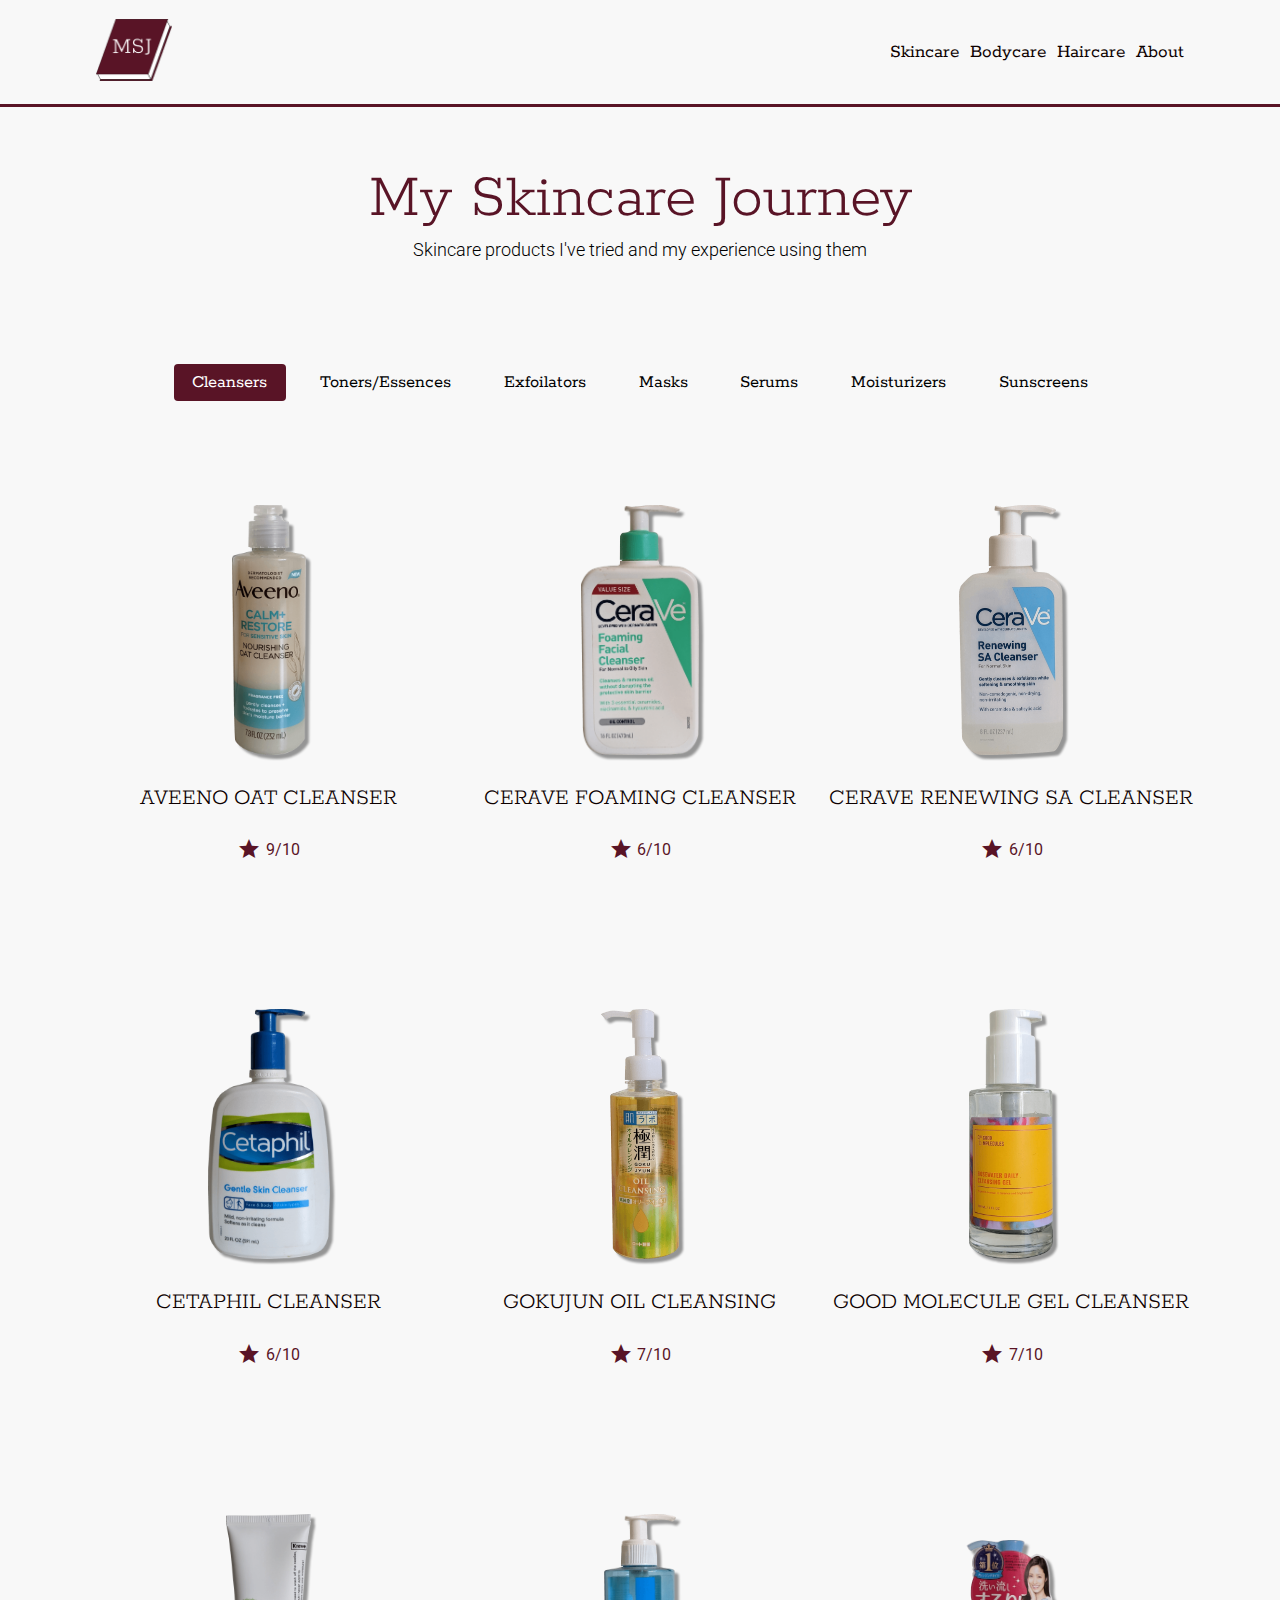
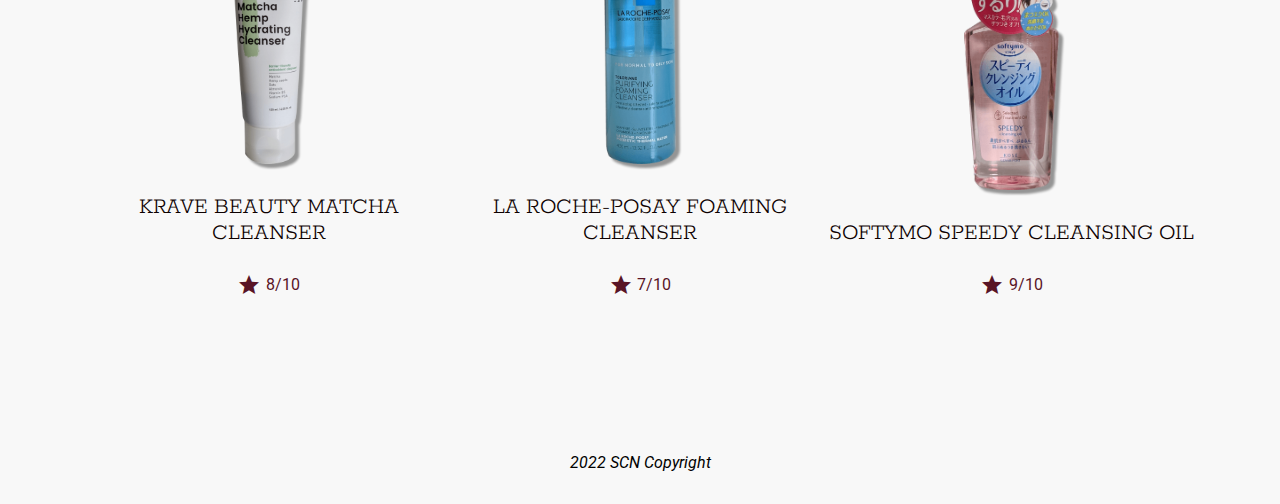
<file: index.html>
<!DOCTYPE html>
<html lang="en">
<head>
    <meta charset="UTF-8">
    <meta http-equiv="X-UA-Compatible" content="IE=edge">
    <meta name="viewport" content="width=device-width, initial-scale=1.0">
    <meta name="description" content="Skincare products I've tried and my experience using them.">
    <title>My Skincare Journey</title>
    <link rel="stylesheet" href="style.css">
    <link href="https://fonts.googleapis.com/icon?family=Material+Icons" rel="stylesheet">
</head>
<body class="preload">
    <header>
        <a href="index.html" class="logo"><img src="images/msj-logo-1.png" alt="My Skincare Journey Logo" class="logoImg"></a>
        <input type="checkbox" name="nav-toggle" id="nav-toggle" class="nav-toggle">
        <nav class="nav">
            <ul class="nav-list">
                <li class="nav-list-item"><a href="index.html" class="nav-list-link">Skincare</a></li>
                <li class="nav-list-item"><a href="bodycare.html" class="nav-list-link">Bodycare</a></li>
                <li class="nav-list-item"><a href="haircare.html" class="nav-list-link">Haircare</a></li>
                <li class="nav-list-item"><a href="about.html" class="nav-list-link">About</a></li>
            </ul>
        </nav>
        <label for="nav-toggle" class="nav-toggle-label">
            <span></span>
        </label>
        <div class="menu-overlay"></div>
    </header>

    <section class="hero-section">
        <div class="container center">
            <h1 class="hero-header red-color">My Skincare Journey</h1>
            <p class="hero-subheader">Skincare products I've tried and my experience using them</p>
        </div>
    </section>

    <section class="skincare-lists-section">
        <div class="container">
            <ul class="skincare-list">
                <li class="submenu-btn">
                    <input type="radio" name="product-skincare-link" id="cleanser-skincare-link" class="btn-skincare" checked>
                    <label for="cleanser-skincare-link" class="product-skincare-link" data-target=".cleanser">Cleansers</label>
                </li>
                <li class="submenu-btn">
                    <input type="radio" name="product-skincare-link" id="toner-essence-skincare-link" class="btn-skincare">
                    <label for="toner-essence-skincare-link" class="product-skincare-link skincare-link-border" data-target=".toner-essence">Toners/Essences</label>
                </li>
                <li class="submenu-btn">
                    <input type="radio" name="product-skincare-link" id="exfoilator-skincare-link" class="btn-skincare">
                    <label for="exfoilator-skincare-link" class="product-skincare-link skincare-link-border" data-target=".exfoilator">Exfoilators</label>
                </li>
                <li class="submenu-btn">
                    <input type="radio" name="product-skincare-link" id="mask-skincare-link" class="btn-skincare">
                    <label for="mask-skincare-link" class="product-skincare-link skincare-link-border" data-target=".mask">Masks</label>
                </li>
                <li class="submenu-btn">
                    <input type="radio" name="product-skincare-link" id="serum-skincare-link" class="btn-skincare">
                    <label for="serum-skincare-link" class="product-skincare-link skincare-link-border" data-target=".serum">Serums</label>
                </li>
                <li class="submenu-btn">
                    <input type="radio" name="product-skincare-link" id="moisturizer-skincare-link" class="btn-skincare">
                    <label for="moisturizer-skincare-link" class="product-skincare-link skincare-link-border" data-target=".moisturizer">Moisturizers</label>
                </li>
                <li class="submenu-btn">
                    <input type="radio" name="product-skincare-link" id="sunscreen-skincare-link" class="btn-skincare">
                    <label for="sunscreen-skincare-link" class="product-skincare-link skincare-link-border" data-target=".sunscreen">Sunscreens</label>
                </li>
            </ul>
        </div>
    </section>

    <section class="all-items">
        <div class="container">
            <div class="item-previews all" id="all">
                <div class="serum item item-single">
                    <div class="item-container">
                        <div class="item-showcase-img" >
                            <button data-modal-target="#product1" class="modal-popup"><img src="images/transparent-imgs/skincare/ample_sm.png" alt="ample transparent image" class="img-showcase img-shadow">
                                <p class="item-header med-dark-color">Ample:n Ceramide</p>
                                <div class="rating">
                                    <span class="material-icons star-icon red-color"> star </span>
                                    <p class="red-color">9/10</p>
                                </div>
                            </button>
                        </div>
                    </div>
                </div>

                <div class="cleanser item item-single">
                    <div class="item-container">
                        <div class="item-showcase-img" >
                            <button data-modal-target="#product3" class="modal-popup"><img src="images/transparent-imgs/skincare/Aveeno_Cleanser_transparent.png" alt="Aveeno Oat Cleanser transparent image" class="img-showcase img-shadow">
                                <p class="item-header med-dark-color">Aveeno Oat Cleanser</p>
                                <div class="rating">
                                    <span class="material-icons star-icon red-color"> star </span>
                                    <p class="red-color">9/10</p>
                                </div>
                            </button>
                        </div>  
                    </div>
                </div>

                <div class="mask item item-single">
                    <div class="item-container">
                        <div class="item-showcase-img" >
                            <button data-modal-target="#product4" class="modal-popup"><img src="images/transparent-imgs/skincare/Aztec_Clay_transparent.png" alt="Aztec Clay Mask transparent image" class="img-showcase img-shadow">
                                <p class="item-header med-dark-color">Aztec Clay Mask</p>
                                <div class="rating">
                                    <span class="material-icons star-icon red-color"> star </span>
                                    <p class="red-color">6/10</p>
                                </div>
                            </button>
                        </div>  
                    </div>
                </div>

                <div class="serum item item-single">
                    <div class="item-container">
                        <div class="item-showcase-img" >
                            <button data-modal-target="#product5" class="modal-popup"><img src="images/transparent-imgs/skincare/boj_serum_xs.png" alt="Beauty of Joseon Glow Serum transparent image" class="img-showcase img-shadow">
                                <p class="item-header med-dark-color">Beauty of Joseon Glow Serum</p>
                                <div class="rating">
                                    <span class="material-icons star-icon red-color"> star </span>
                                    <p class="red-color">6/10</p>
                                </div>
                            </button>
                        </div>   
                    </div>
                </div>

                <div class="serum item item-single">
                    <div class="item-container">
                        <div class="item-showcase-img" >
                            <button data-modal-target="#product49" class="modal-popup"><img src="images/transparent-imgs/skincare/cos_de_baha_azeliac_acid_transparent_1.png" alt="Cos de Baha Azeliac Acid transparent image" class="img-showcase img-shadow">
                                <p class="item-header med-dark-color">Cos de Baha Azeliac Acid</p>
                                <div class="rating">
                                    <span class="material-icons star-icon red-color"> star </span>
                                    <p class="red-color">7.5/10</p>
                                </div>
                            </button>
                        </div>   
                    </div>
                </div>

                <div class="toner-essence item item-single">
                    <div class="item-container">
                        <div class="item-showcase-img" >
                            <button data-modal-target="#product6" class="modal-popup"><img src="images/transparent-imgs/skincare/benton_snail_essence_transparent.png" alt="Benton Snail Bee Essence transparent image" class="img-showcase img-shadow">
                                <p class="item-header med-dark-color">Benton Snail Bee Essence</p>
                                <div class="rating">
                                    <span class="material-icons star-icon red-color"> star </span>
                                    <p class="red-color">6/10</p>
                                </div>
                            </button>
                        </div> 
                    </div>
                </div>

                <div class="moisturizer item item-single">
                    <div class="item-container">
                        <div class="item-showcase-img" >
                            <button data-modal-target="#product7" class="modal-popup"><img src="images/transparent-imgs/skincare/bonajour_green_tea_lotion_transparent.png" alt="Bonajour Green Tea Lotion transparent image" class="img-showcase img-shadow">
                                <p class="item-header med-dark-color">Bonajour Green Tea Lotion</p>
                                <div class="rating">
                                    <span class="material-icons star-icon red-color"> star </span>
                                    <p class="red-color">7/10</p>
                                </div>
                            </button>
                        </div>   
                    </div>
                </div>

                <div class="sunscreen item item-single">
                    <div class="item-container">
                        <div class="item-showcase-img" >
                            <button data-modal-target="#product57" class="modal-popup"><img src="images/transparent-imgs/skincare/bondi_sands_face_sunscreen_transparent.png" alt="Bondi Sands Face Sunscreen transparent image" class="img-showcase img-shadow">
                                <p class="item-header med-dark-color">Bondi Sands Face Sunscreen</p>
                                <div class="rating">
                                    <span class="material-icons star-icon red-color"> star </span>
                                    <p class="red-color">7.5/10</p>
                                </div>
                            </button>
                        </div>
                    </div>
                </div>

                <div class="cleanser item item-single">
                    <div class="item-container">
                        <div class="item-showcase-img" >
                            <button data-modal-target="#product8" class="modal-popup"><img src="images/transparent-imgs/skincare/cerave_foaming_cleanser_transparent.png" alt="Cerave Foaming Cleanser transparent image" class="img-showcase img-shadow">
                                <p class="item-header med-dark-color">Cerave Foaming Cleanser</p>
                                <div class="rating">
                                    <span class="material-icons star-icon red-color"> star </span>
                                    <p class="red-color">6/10</p>
                                </div>
                            </button>
                        </div>  
                    </div>
                </div>

                <div class="moisturizer item item-single">
                    <div class="item-container">
                        <div class="item-showcase-img" >
                            <button data-modal-target="#product9" class="modal-popup"><img src="images/transparent-imgs/skincare/cerave_daily_moisturizing_lotion_transparent.png" alt="Cerave Mosturizing Lotion transparent image" class="img-showcase img-shadow">
                                <p class="item-header med-dark-color">Cerave Mosturizing Lotion</p>
                                <div class="rating">
                                    <span class="material-icons star-icon red-color"> star </span>
                                    <p class="red-color">7/10</p>
                                </div>
                            </button>
                        </div>
                    </div>
                </div>

                <div class="cleanser item item-single">
                    <div class="item-container">
                        <div class="item-showcase-img" >
                            <button data-modal-target="#product10" class="modal-popup"><img src="images/transparent-imgs/skincare/cerave_sa_cleanser_transparent.png" alt="Cerave SA Cleanser transparent image" class="img-showcase img-shadow">
                                <p class="item-header med-dark-color">Cerave Renewing SA Cleanser</p>
                                <div class="rating">
                                    <span class="material-icons star-icon red-color"> star </span>
                                    <p class="red-color">6/10</p>
                                </div>
                            </button>
                        </div>
                    </div>
                </div>

                <div class="cleanser item item-single">
                    <div class="item-container">
                        <div class="item-showcase-img" >
                            <button data-modal-target="#product11" class="modal-popup"><img src="images/transparent-imgs/skincare/Cetaphil_Cleanser_transparent.png" alt="Cetaphil Cleanser transparent image" class="img-showcase img-shadow">
                                <p class="item-header med-dark-color">Cetaphil Cleanser</p>
                                <div class="rating">
                                    <span class="material-icons star-icon red-color"> star </span>
                                    <p class="red-color">6/10</p>
                                </div>
                            </button>
                        </div>
                    </div>
                </div>

                <div class="exfoilator item item-single">
                    <div class="item-container">
                        <div class="item-showcase-img" >
                            <button data-modal-target="#product12" class="modal-popup"><img src="images/transparent-imgs/skincare/cosrx_bha_power_liquid_transparent.png" alt="Cosrx BHA Power Liquid transparent image" class="img-showcase img-shadow">
                                <p class="item-header med-dark-color">Cosrx BHA Power Liquid</p>
                                <div class="rating">
                                    <span class="material-icons star-icon red-color"> star </span>
                                    <p class="red-color">4/10</p>
                                </div>
                            </button>
                        </div>
                    </div>
                </div>

                <div class="toner-essence item item-single">
                    <div class="item-container">
                        <div class="item-showcase-img" >
                            <button data-modal-target="#product13" class="modal-popup"><img src="images/transparent-imgs/skincare/cosrx_propolis_synergy_toner_transparent.png" alt="Cosrx Propolis Toner transparent image" class="img-showcase img-shadow">
                                <p class="item-header med-dark-color">Cosrx Propolis Toner</p>
                                <div class="rating">
                                    <span class="material-icons star-icon red-color"> star </span>
                                    <p class="red-color">9/10</p>
                                </div>
                            </button>
                        </div>
                    </div>
                </div>

                <div class="toner-essence item item-single">
                    <div class="item-container">
                        <div class="item-showcase-img" >
                            <button data-modal-target="#product14" class="modal-popup"><img src="images/transparent-imgs/skincare/cosrx_snail_mucin_essence_transparent.png" alt="Cosrx Snail Mucin Essence transparent image" class="img-showcase img-shadow">
                                <p class="item-header med-dark-color">Cosrx Snail Mucin Essence</p>
                                <div class="rating">
                                    <span class="material-icons star-icon red-color"> star </span>
                                    <p class="red-color">9/10</p>
                                </div>
                            </button>
                        </div>
                    </div>
                </div>

                <div class="moisturizer item item-single">
                    <div class="item-container">
                        <div class="item-showcase-img" >
                            <button data-modal-target="#product50" class="modal-popup"><img src="images/transparent-imgs/skincare/cosrx_snail_92_cream_transparent.png" alt="COSRX Snail All-in-One Cream transparent image" class="img-showcase img-shadow">
                                <p class="item-header med-dark-color">COSRX Snail All-in-One Cream</p>
                                <div class="rating">
                                    <span class="material-icons star-icon red-color"> star </span>
                                    <p class="red-color">8.5/10</p>
                                </div>
                            </button>
                        </div>
                    </div>
                </div>

                <div class="sunscreen item item-single">
                    <div class="item-container">
                        <div class="item-showcase-img" >
                            <button data-modal-target="#product15" class="modal-popup"><img src="images/transparent-imgs/skincare/cosrx_aloe_sun_cream_transparent.png" alt="Cosrx Aloe Sunscreen transparent image" class="img-showcase img-shadow">
                                <p class="item-header med-dark-color">Cosrx Sun Cream</p>
                                <div class="rating">
                                    <span class="material-icons star-icon red-color"> star </span>
                                    <p class="red-color">7/10</p>
                                </div>
                            </button>
                        </div>
                    </div>
                </div>

                <div class="toner-essence item item-single">
                    <div class="item-container">
                        <div class="item-showcase-img" >
                            <button data-modal-target="#product16" class="modal-popup"><img src="images/transparent-imgs/skincare/dickinsons_hydrating_toner_transparent.png" alt="Dickinson's Toner transparent image" class="img-showcase img-shadow">
                                <p class="item-header med-dark-color">Dickinson's Toner</p>
                                <div class="rating">
                                    <span class="material-icons star-icon red-color"> star </span>
                                    <p class="red-color">2/10</p>
                                </div>
                            </button>
                        </div>
                    </div>
                </div>

                <div class="sunscreen item item-single">
                    <div class="item-container">
                        <div class="item-showcase-img" >
                            <button data-modal-target="#product21" class="modal-popup"><img src="images/transparent-imgs/skincare/equate_kids_mineral_sunscreen_stick_transparent.png" alt="Equate Mineral Kids Sunscreen Stick transparent image" class="img-showcase img-shadow">
                                <p class="item-header med-dark-color">Equate Kids Sunscreen Stick</p>
                                <div class="rating">
                                    <span class="material-icons star-icon red-color"> star </span>
                                    <p class="red-color">4/10</p>
                                </div>
                            </button>
                        </div>
                    </div>
                </div>
                
                <div class="cleanser item item-single">
                    <div class="item-container">
                        <div class="item-showcase-img" >
                            <button data-modal-target="#product24" class="modal-popup"><img src="images/transparent-imgs/skincare/gokujyun_oil_cleanser_transparent.png" alt="Gokujun Oil Cleansing transparent image" class="img-showcase img-shadow">
                                <p class="item-header med-dark-color">Gokujun Oil Cleansing</p>
                                <div class="rating">
                                    <span class="material-icons star-icon red-color"> star </span>
                                    <p class="red-color">7/10</p>
                                </div>
                            </button>
                        </div>
                    </div>
                </div>

                <div class="cleanser item item-single">
                    <div class="item-container">
                        <div class="item-showcase-img" >
                            <button data-modal-target="#product60" class="modal-popup"><img src="images/transparent-imgs/skincare/good_molecule_rosewater_cleanser_transparent.png" alt="Good Molecule Rosewater Cleanser transparent image" class="img-showcase img-shadow">
                                <p class="item-header med-dark-color">Good Molecule Gel Cleanser</p>
                                <div class="rating">
                                    <span class="material-icons star-icon red-color"> star </span>
                                    <p class="red-color">7/10</p>
                                </div>
                            </button>
                        </div>
                    </div>
                </div>

                <div class="sunscreen item item-single">
                    <div class="item-container">
                        <div class="item-showcase-img" >
                            <button data-modal-target="#product25" class="modal-popup"><img src="images/transparent-imgs/skincare/hawaiian_tropic_sheer_touch_sunscreen_transparent.png" alt="Hawaiian Tropic Sunscreen transparent image" class="img-showcase img-shadow">
                                <p class="item-header med-dark-color">Hawaiian Tropic Sunscreen</p>
                                <div class="rating">
                                    <span class="material-icons star-icon red-color"> star </span>
                                    <p class="red-color">7/10</p>
                                </div>
                            </button>
                        </div>
                    </div>
                </div>

                <div class="moisturizer item item-single">
                    <div class="item-container">
                        <div class="item-showcase-img" >
                            <button data-modal-target="#product26" class="modal-popup"><img src="images/transparent-imgs/skincare/illiyoon_cream_transparent.png" alt="Illiyoon Cream transparent image" class="img-showcase img-shadow">
                                <p class="item-header med-dark-color">Illiyoon Cream</p>
                                <div class="rating">
                                    <span class="material-icons star-icon red-color"> star </span>
                                    <p class="red-color">9/10</p>
                                </div>
                            </button>
                        </div>
                    </div>
                </div>

                <div class="mask item item-single">
                    <div class="item-container">
                        <div class="item-showcase-img" >
                            <button data-modal-target="#product27" class="modal-popup"><img src="images/transparent-imgs/skincare/isntree_clay_mask_transparent.png" alt="Isntree Mugwort Clay Mask transparent image" class="img-showcase img-shadow">
                                <p class="item-header med-dark-color">Isntree Mugwort Clay Mask</p>
                                <div class="rating">
                                    <span class="material-icons star-icon red-color"> star </span>
                                    <p class="red-color">8/10</p>
                                </div>
                            </button>
                        </div>
                    </div>
                </div>

                <div class="moisturizer item item-single">
                    <div class="item-container">
                        <div class="item-showcase-img" >
                            <button data-modal-target="#product28" class="modal-popup"><img src="images/transparent-imgs/skincare/isntree_ha_gel_cream_transparent.png" alt="Isntree HA Gel Cream transparent image" class="img-showcase img-shadow">
                                <p class="item-header med-dark-color">Isntree HA Gel Cream</p>
                                <div class="rating">
                                    <span class="material-icons star-icon red-color"> star </span>
                                    <p class="red-color">8/10</p>
                                </div>
                            </button>
                        </div>
                    </div>
                </div>

                <div class="sunscreen item item-single">
                    <div class="item-container">
                        <div class="item-showcase-img" >
                            <button data-modal-target="#product29" class="modal-popup"><img src="images/transparent-imgs/skincare/isntree_ha_watery_sun_gel_transparent.png" alt="Isntree Sun Gel transparent image" class="img-showcase img-shadow">
                                <p class="item-header med-dark-color">Isntree Sun Gel</p>
                                <div class="rating">
                                    <span class="material-icons star-icon red-color"> star </span>
                                    <p class="red-color">8/10</p>
                                </div>
                            </button>
                        </div>
                    </div>
                </div>

                <div class="moisturizer item item-single">
                    <div class="item-container">
                        <div class="item-showcase-img" >
                            <button data-modal-target="#product30" class="modal-popup"><img src="images/transparent-imgs/skincare/iunik_centella_cream_transparent.png" alt="Iunik Gel Cream transparent image" class="img-showcase img-shadow">
                                <p class="item-header med-dark-color">Iunik Gel Cream</p>
                                <div class="rating">
                                    <span class="material-icons star-icon red-color"> star </span>
                                    <p class="red-color">7/10</p>
                                </div>
                            </button>
                        </div>
                    </div>
                </div>

                <div class="sunscreen item item-single">
                    <div class="item-container">
                        <div class="item-showcase-img" >
                            <button data-modal-target="#product58" class="modal-popup"><img src="images/transparent-imgs/skincare/kose_perfect_essence_sunscreen_transparent.png" alt="Kose Perfect Essence Sunscreen transparent image" class="img-showcase img-shadow">
                                <p class="item-header med-dark-color">Kose Perfect Essence Sunscreen</p>
                                <div class="rating">
                                    <span class="material-icons star-icon red-color"> star </span>
                                    <p class="red-color">8.5/10</p>
                                </div>
                            </button>
                        </div>
                    </div>
                </div>

                <div class="sunscreen item item-single">
                    <div class="item-container">
                        <div class="item-showcase-img" >
                            <button data-modal-target="#product59" class="modal-popup"><img src="images/transparent-imgs/skincare/kose_perfect_gel_sunscreen_transparent.png" alt="Kose Perfect Gel Sunscreen transparent image" class="img-showcase img-shadow">
                                <p class="item-header med-dark-color">Kose Perfect Gel Sunscreen</p>
                                <div class="rating">
                                    <span class="material-icons star-icon red-color"> star </span>
                                    <p class="red-color">6/10</p>
                                </div>
                            </button>
                        </div>
                    </div>
                </div>

                <div class="exfoilator item item-single">
                    <div class="item-container">
                        <div class="item-showcase-img" >
                            <button data-modal-target="#product31" class="modal-popup"><img src="images/transparent-imgs/skincare/krave_beauty_aha_transparent.png" alt="KraveBeauty Aha transparent image" class="img-showcase img-shadow">
                                <p class="item-header med-dark-color">Krave Beauty AHA</p>
                                <div class="rating">
                                    <span class="material-icons star-icon red-color"> star </span>
                                    <p class="red-color">7/10</p>
                                </div>
                            </button>
                        </div>
                    </div>
                </div>

                <div class="serum item item-single">
                    <div class="item-container">
                        <div class="item-showcase-img" >
                            <button data-modal-target="#product32" class="modal-popup"><img src="images/transparent-imgs/skincare/krave_beauty_great_barrier_relief_transparent.png" alt="KraveBeauty Great Barrier Relief transparent image" class="img-showcase img-shadow">
                                <p class="item-header med-dark-color">Krave Beauty Great Barrier Relief</p>
                                <div class="rating">
                                    <span class="material-icons star-icon red-color"> star </span>
                                    <p class="red-color">6/10</p>
                                </div>
                            </button>
                        </div>
                    </div>
                </div>

                <div class="cleanser item item-single">
                    <div class="item-container">
                        <div class="item-showcase-img" >
                            <button data-modal-target="#product33" class="modal-popup"><img src="images/transparent-imgs/skincare/krave_beauty_matcha_cleaner_transparent.png" alt="KraveBeauty Matcha Cleanser transparent image" class="img-showcase img-shadow">
                                <p class="item-header med-dark-color">Krave Beauty Matcha Cleanser</p>
                                <div class="rating">
                                    <span class="material-icons star-icon red-color"> star </span>
                                    <p class="red-color">8/10</p>
                                </div>
                            </button>
                        </div>
                    </div>
                </div>

                <div class="sunscreen item item-single">
                    <div class="item-container">
                        <div class="item-showcase-img" >
                            <button data-modal-target="#product34" class="modal-popup"><img src="images/transparent-imgs/skincare/la_roche_posay_kids_sunscreen_transparent.png" alt="La Roche-Posay Kids Sunscreen transparent image" class="img-showcase img-shadow">
                                <p class="item-header med-dark-color">La Roche-Posay Kids Sunscreen</p>
                                <div class="rating">
                                    <span class="material-icons star-icon red-color"> star </span>
                                    <p class="red-color">8/10</p>
                                </div>
                            </button>
                        </div>
                    </div>
                </div>

                <div class="cleanser item item-single">
                    <div class="item-container">
                        <div class="item-showcase-img" >
                            <button data-modal-target="#product35" class="modal-popup"><img src="images/transparent-imgs/skincare/la_roche_posay_foaming_cleanser_transparent.png" alt="La Roche-Posay Foaming Cleanser transparent image" class="img-showcase img-shadow">
                                <p class="item-header med-dark-color">La Roche-Posay Foaming Cleanser</p>
                                <div class="rating">
                                    <span class="material-icons star-icon red-color"> star </span>
                                    <p class="red-color">7/10</p>
                                </div>
                            </button>
                        </div>
                    </div>
                </div>

                <div class="sunscreen item item-single">
                    <div class="item-container">
                        <div class="item-showcase-img" >
                            <button data-modal-target="#product36" class="modal-popup"><img src="images/transparent-imgs/skincare/missha_sun_essence_transparent.png" alt="Missha Essence Sunscreen transparent image" class="img-showcase img-shadow">
                                <p class="item-header med-dark-color">Missha Essence Sunscreen</p>
                                <div class="rating">
                                    <span class="material-icons star-icon red-color"> star </span>
                                    <p class="red-color">7/10</p>
                                </div>
                            </button>
                        </div>
                    </div>
                </div>

                <div class="sunscreen item item-single">
                    <div class="item-container">
                        <div class="item-showcase-img" >
                            <button data-modal-target="#product37" class="modal-popup"><img src="images/transparent-imgs/skincare/neutrogena_ultra_sheer_touch_sunscreen_transparent.png" alt="Neutrogena Sheer Sunscreen transparent image" class="img-showcase img-shadow">
                                <p class="item-header med-dark-color">Neutrogena Sheer Sunscreen</p>
                                <div class="rating">
                                    <span class="material-icons star-icon red-color"> star </span>
                                    <p class="red-color">2/10</p>
                                </div>
                            </button>
                        </div>
                    </div>
                </div>

                <div class="sunscreen item item-single">
                    <div class="item-container">
                        <div class="item-showcase-img" >
                            <button data-modal-target="#product38" class="modal-popup"><img src="images/transparent-imgs/skincare/purito_centella_sunscreen_transparent.png" alt="Purito Unscented Sunscreen transparent image" class="img-showcase img-shadow">
                                <p class="item-header med-dark-color">Purito Unscented Sunscreen</p>
                                <div class="rating">
                                    <span class="material-icons star-icon red-color"> star </span>
                                    <p class="red-color">4/10</p>
                                </div>
                            </button>
                        </div>
                    </div>
                </div>

                <div class="moisturizer item item-single">
                    <div class="item-container">
                        <div class="item-showcase-img" >
                            <button data-modal-target="#product39" class="modal-popup"><img src="images/transparent-imgs/skincare/pyunkang_yul_cream_transparent.png" alt="Pyunkang Ato Cream transparent image" class="img-showcase img-shadow">
                                <p class="item-header med-dark-color">Pyunkang Ato Cream</p>
                                <div class="rating">
                                    <span class="material-icons star-icon red-color"> star </span>
                                    <p class="red-color">7.5/10</p>
                                </div>
                            </button>
                        </div>
                    </div>
                </div>

                <div class="moisturizer item item-single">
                    <div class="item-container">
                        <div class="item-showcase-img" >
                            <button data-modal-target="#product40" class="modal-popup"><img src="images/transparent-imgs/skincare/rovectin_lotus_water_lotion_transparent.png" alt="Rovectin Lotus Water Cream transparent image" class="img-showcase img-shadow">
                                <p class="item-header med-dark-color">Rovectin Lotus Water Cream</p>
                                <div class="rating">
                                    <span class="material-icons star-icon red-color"> star </span>
                                    <p class="red-color">7.5/10</p>
                                </div>
                            </button>
                        </div>
                    </div>
                </div>

                <div class="cleanser item item-single">
                    <div class="item-container">
                        <div class="item-showcase-img" >
                            <button data-modal-target="#product44" class="modal-popup"><img src="images/transparent-imgs/skincare/softymo_cleansing_oil_transparent.png" alt="Softymo Speedy Cleansing Oil transparent image" class="img-showcase img-shadow">
                                <p class="item-header med-dark-color">Softymo Speedy Cleansing Oil</p>
                                <div class="rating">
                                    <span class="material-icons star-icon red-color"> star </span>
                                    <p class="red-color">9/10</p>
                                </div>
                            </button>
                        </div>
                    </div>
                </div>

                <div class="moisturizer item item-single">
                    <div class="item-container">
                        <div class="item-showcase-img" >
                            <button data-modal-target="#product45" class="modal-popup"><img src="images/transparent-imgs/skincare/soonjung_2x_barrier_cream_transparent.png" alt="Soon Jung 2x Cream transparent image" class="img-showcase img-shadow">
                                <p class="item-header med-dark-color">Soon Jung 2x Cream</p>
                                <div class="rating">
                                    <span class="material-icons star-icon red-color"> star </span>
                                    <p class="red-color">6/10</p>
                                </div>
                            </button>
                        </div>
                    </div>
                </div>

                <div class="exfoilator item item-single">
                    <div class="item-container">
                        <div class="item-showcase-img" >
                            <button data-modal-target="#product46" class="modal-popup"><img src="images/transparent-imgs/skincare/the_ordinary_lactic_acid_transparent.png" alt="The Ordinary Lactic Acid transparent image" class="img-showcase img-shadow">
                                <p class="item-header med-dark-color">The Ordinary Lactic Acid</p>
                                <div class="rating">
                                    <span class="material-icons star-icon red-color"> star </span>
                                    <p class="red-color">5/10</p>
                                </div>
                            </button>
                        </div>
                    </div>
                </div>

                <div class="serum item item-single">
                    <div class="item-container">
                        <div class="item-showcase-img" >
                            <button data-modal-target="#product47" class="modal-popup"><img src="images/transparent-imgs/skincare/the_ordinary_niacinimade_transparent.png" alt="The Ordinary Niacinamide transparent image" class="img-showcase img-shadow">
                                <p class="item-header med-dark-color">The Ordinary Niacinamide</p>
                                <div class="rating">
                                    <span class="material-icons star-icon red-color"> star </span>
                                    <p class="red-color">5/10</p>
                                </div>
                            </button>
                        </div>
                    </div>
                </div>

                <div class="moisturizer item item-single">
                    <div class="item-container">
                        <div class="item-showcase-img" >
                            <button data-modal-target="#product48" class="modal-popup"><img src="images/transparent-imgs/skincare/tony_moly_green_tea_cream_transparent.png" alt="TonyMoly Green Tea Cream transparent image" class="img-showcase img-shadow">
                                <p class="item-header med-dark-color">TonyMoly Green Tea Cream</p>
                                <div class="rating">
                                    <span class="material-icons star-icon red-color"> star </span>
                                    <p class="red-color">4/10</p>
                                </div>
                            </button>
                        </div>
                    </div>
                </div>

            </div>

            <div class="item-popups" id="cleanser">
                <div class="products cleanser item" id ="product3">
                    <div class="popUp-img">
                        <img src="images/resize-imgs/face/Aveeno_Oat_Cleanser_Extended.jpg" alt="Aveeno Oat Cleanser">
                    </div>
                    <div class="item-content">
                        <button data-close-button class="close-button">&times;</button>
                        <p class="item-category red-color">Cleanser</p>
                        <p class="item-header med-dark-color">Aveeno Oat Cleanser</p>
                        <div class="rating">
                            <span class="material-icons star-icon red-color"> star </span>
                            <p class="red-color">9/10</p>
                        </div>
                        <div class="item-details">
                            <p class="item-details-header red-color">Purchased</p>
                            <p class="item-details-content">Target</p>
                        </div>
                        <div class="item-details">
                            <p class="item-details-header red-color">Repurchasing?</p>
                            <p class="item-details-content">Maybe</p>
                        </div>
                        <div class="item-details">
                            <p class="item-details-header red-color">Price</p>
                            <p class="item-details-content">$10</p>
                        </div>
                        <div class="item-details">
                            <p class="item-details-header red-color">Experience</p>
                            <p class="item-details-content">I really enjoyed how gentle this cleanser was and it did the job as a morning and 2nd cleanser for double cleansing.</p>
                        </div>
                    </div>
                </div>

                <div class="products cleanser item" id ="product8">
                    <div class="popUp-img">
                        <img src="images/resize-imgs/face/Cerave_Foaming_Cleanser.jpg" alt="Cerave Foaming Cleanser">
                    </div>
                    <div class="item-content">
                        <button data-close-button class="close-button">&times;</button>
                        <p class="item-category red-color">Cleanser</p>
                        <p class="item-header med-dark-color">Cerave Foaming Cleanser</p>
                        <div class="rating">
                            <span class="material-icons star-icon red-color"> star </span>
                            <p class="red-color">6/10</p>
                        </div>
                        <div class="item-details">
                            <p class="item-details-header red-color">Purchased</p>
                            <p class="item-details-content">Amazon</p>
                        </div>
                        <div class="item-details">
                            <p class="item-details-header red-color">Repurchasing?</p>
                            <p class="item-details-content">No</p>
                        </div>
                        <div class="item-details">
                            <p class="item-details-header red-color">Price</p>
                            <p class="item-details-content">$15</p>
                        </div>
                        <div class="item-details">
                            <p class="item-details-header red-color">Experience</p>
                            <p class="item-details-content">This was my second cleanser that I tried and I did not enjoy it. Since I have oily combination skin I thought it would be good to try a foam cleanser but I found it too drying for my skin. I noticed that cleanser would leave my nose area irrated after using.</p>
                        </div>
                    </div>
                </div>
                
                <div class="products cleanser item" id ="product10">
                    <div class="popUp-img">
                        <img src="images/resize-imgs/face/Cerave_SA_Cleanser.jpg" alt="Cerave SA Cleanser">
                    </div>
                    <div class="item-content">
                        <button data-close-button class="close-button">&times;</button>
                        <p class="item-category red-color">Cleanser</p>
                        <p class="item-header med-dark-color">Cerave SA Cleanser</p>
                        <div class="rating">
                            <span class="material-icons star-icon red-color"> star </span>
                            <p class="red-color">6/10</p>
                        </div>
                        <div class="item-details">
                            <p class="item-details-header red-color">Purchased</p>
                            <p class="item-details-content">Ulta Beauty</p>
                        </div>
                        <div class="item-details">
                            <p class="item-details-header red-color">Repurchasing?</p>
                            <p class="item-details-content">No</p>
                        </div>
                        <div class="item-details">
                            <p class="item-details-header red-color">Price</p>
                            <p class="item-details-content">$15</p>
                        </div>
                        <div class="item-details">
                            <p class="item-details-header red-color">Experience</p>
                            <p class="item-details-content">It took me a while to find this cleanser in stock since it was really popular at the time. At the time I was trying it out I found it too harsh for my skin but I'm not sure if my skin was really sensitive from over exfoilation. So I have to try this product again later on when I have a stable skincare routine.</p>
                        </div>
                    </div>
                </div>
                
                <div class="products cleanser item" id ="product11">
                    <div class="popUp-img">
                        <img  src="images/resize-imgs/face/Cetaphil_Cleanser_Extended_Night.jpg" alt="Cetaphil Cleanser">
                    </div>
                    <div class="item-content">
                        <button data-close-button class="close-button">&times;</button>
                        <p class="item-category red-color">Cleanser</p>
                        <p class="item-header med-dark-color">Cetaphil Cleanser</p>
                        <div class="rating">
                            <span class="material-icons star-icon red-color"> star </span>
                            <p class="red-color">6/10</p>
                        </div>
                        <div class="item-details">
                            <p class="item-details-header red-color">Purchased</p>
                            <p class="item-details-content">Amazon</p>
                        </div>
                        <div class="item-details">
                            <p class="item-details-header red-color">Repurchasing?</p>
                            <p class="item-details-content">No</p>
                        </div>
                        <div class="item-details">
                            <p class="item-details-header red-color">Price</p>
                            <p class="item-details-content">$10</p>
                        </div>
                        <div class="item-details">
                            <p class="item-details-header red-color">Experience</p>
                            <p class="item-details-content">This was the first cleanser that I tried when I got into skincare. And this was too drying for me and left my skin feeling tight after using. I preferred the Cerave cleansers over this.</p>
                        </div>
                    </div>
                </div>
                
                <div class="products cleanser item" id ="product24">
                    <div class="popUp-img">
                        <img  src="images/resize-imgs/face/Gokujun_Oil_Cleansing_Extended_Night.jpg" alt="Gokujun Oil Cleansing">
                    </div>
                    <div class="item-content">
                        <button data-close-button class="close-button">&times;</button>
                        <p class="item-category red-color">Cleanser</p>
                        <p class="item-header med-dark-color">Gokujun Oil Cleansing</p>
                        <div class="rating">
                            <span class="material-icons star-icon red-color"> star </span>
                            <p class="red-color">7/10</p>
                        </div>
                        <div class="item-details">
                            <p class="item-details-header red-color">Purchased</p>
                            <p class="item-details-content">Amazon</p>
                        </div>
                        <div class="item-details">
                            <p class="item-details-header red-color">Repurchasing?</p>
                            <p class="item-details-content">Maybe</p>
                        </div>
                        <div class="item-details">
                            <p class="item-details-header red-color">Price</p>
                            <p class="item-details-content">$18.97</p>
                        </div>
                        <div class="item-details">
                            <p class="item-details-header red-color">Experience</p>
                            <p class="item-details-content">This was my first oil cleanser that I tried. This is a popular holy grail since it's pretty inexpensive. The first thing I noticed when using this was the thickness and I found it a bit hard to spread on my whole face. It takes a bit long to clean off but I liked it overall since it didn't feel stripping at all. But I prefer the Kose over this since it's easier to spread on my face and takes less time to take off.</p>
                        </div>
                    </div>
                </div>

                <div class="products cleanser item" id ="product60">
                    <div class="popUp-img">
                        <img  src="images/resize-imgs/face/good_molecules_rosewater_cleanser_night.jpg" alt="Good Molecule Rosewater Cleanser">
                    </div>
                    <div class="item-content">
                        <button data-close-button class="close-button">&times;</button>
                        <p class="item-category red-color">Cleanser</p>
                        <p class="item-header med-dark-color">Good Molecule Gel Cleanser</p>
                        <div class="rating">
                            <span class="material-icons star-icon red-color"> star </span>
                            <p class="red-color">7/10</p>
                        </div>
                        <div class="item-details">
                            <p class="item-details-header red-color">Purchased</p>
                            <p class="item-details-content">Beautylish</p>
                        </div>
                        <div class="item-details">
                            <p class="item-details-header red-color">Repurchasing?</p>
                            <p class="item-details-content">Maybe</p>
                        </div>
                        <div class="item-details">
                            <p class="item-details-header red-color">Price</p>
                            <p class="item-details-content">$40 box set</p>
                        </div>
                        <div class="item-details">
                            <p class="item-details-header red-color">Experience</p>
                            <p class="item-details-content">This was a very basic gel cleanser that did everything I needed it to for a cleanser. It was gentle enough to use in the morning and as a 2nd cleanser. Although I did like this I think I'll look for other gel cleansers that work well and are larger in quantity.</p>
                        </div>
                    </div>
                </div>
                
                <div class="products cleanser item" id ="product33">
                    <div class="popUp-img">
                        <img  src="images/resize-imgs/face/KraveBeauty_Matcha_Cleanser_Extended_Night.jpg" alt="Krave Beauty Matcha Cleanser">
                    </div>
                    <div class="item-content">
                        <button data-close-button class="close-button">&times;</button>
                        <p class="item-category red-color">Cleanser</p>
                        <p class="item-header med-dark-color">Krave Beauty Matcha Cleanser</p>
                        <div class="rating">
                            <span class="material-icons star-icon red-color"> star </span>
                            <p class="red-color">8/10</p>
                        </div>
                        <div class="item-details">
                            <p class="item-details-header red-color">Purchased</p>
                            <p class="item-details-content">Krave Beauty Website</p>
                        </div>
                        <div class="item-details">
                            <p class="item-details-header red-color">Repurchasing?</p>
                            <p class="item-details-content">Maybe</p>
                        </div>
                        <div class="item-details">
                            <p class="item-details-header red-color">Price</p>
                            <p class="item-details-content">$16</p>
                        </div>
                        <div class="item-details">
                            <p class="item-details-header red-color">Experience</p>
                            <p class="item-details-content">I believe this is the first gel cleanser that I used and I thought it did a good job as a cleanser. I first started using this just as a stand alone cleanser and it did a good job of cleaning my face but not feeling dry. So I decided to try an oil cleanser with this and I find that it left me a little dry around my nose afterwards. I noticed that the cleanser did start to change into a darker color as time passed but I continued to use it up until the end and didn't notice any differences. I don't think I'll be repurchasing anytime soon since I found other cleansers that enjoy over this one.</p>
                        </div>
                    </div>
                </div>
                
                <div class="products cleanser item" id ="product35">
                    <div class="popUp-img">
                        <img  src="images/resize-imgs/face/La_Roshe-Posey_Foaming_Cleanser_Extended_Night.jpg" alt="La Roche Posey Foaming Cleanser">
                    </div>
                    <div class="item-content">
                        <button data-close-button class="close-button">&times;</button>
                        <p class="item-category red-color">Cleanser</p>
                        <p class="item-header med-dark-color">La Roche Posey Foaming Cleanser</p>
                        <div class="rating">
                            <span class="material-icons star-icon red-color"> star </span>
                            <p class="red-color">7/10</p>
                        </div>
                        <div class="item-details">
                            <p class="item-details-header red-color">Purchased</p>
                            <p class="item-details-content">Amazon</p>
                        </div>
                        <div class="item-details">
                            <p class="item-details-header red-color">Repurchasing?</p>
                            <p class="item-details-content">No</p>
                        </div>
                        <div class="item-details">
                            <p class="item-details-header red-color">Price</p>
                            <p class="item-details-content">$14.99</p>
                        </div>
                        <div class="item-details">
                            <p class="item-details-header red-color">Experience</p>
                            <p class="item-details-content">When I first started having a consistent skincare routine I thought that a foaming cleanser would be best for me since my skin is always super oily. But after trying this foaming cleanser and other foaming cleansers from Cerave I noticed that foaming cleansers are too drying for me and I need something that is more hydrating and soothing for me. But out of all the foaming cleansers that I tried this La Roche one worked the best and it was the least stripping for me. I think I'll really like the gentle gel white version of La Roche since it's more gentle.</p>
                        </div>
                    </div>
                </div>
                
                <div class="products cleanser item" id ="product44">
                    <div class="popUp-img">
                        <img  src="images/resize-imgs/face/Softymo_Speedy_Cleansing_Oil_Extended.jpg" alt="Softymo Speedy Cleansing Oil">
                    </div>
                    <div class="item-content">
                        <button data-close-button class="close-button">&times;</button>
                        <p class="item-category red-color">Cleanser</p>
                        <p class="item-header med-dark-color">Softymo Speedy Cleansing Oil</p>
                        <div class="rating">
                            <span class="material-icons star-icon red-color"> star </span>
                            <p class="red-color">9/10</p>
                        </div>
                        <div class="item-details">
                            <p class="item-details-header red-color">Purchased</p>
                            <p class="item-details-content">Amazon</p>
                        </div>
                        <div class="item-details">
                            <p class="item-details-header red-color">Repurchasing?</p>
                            <p class="item-details-content">Yes, already have a refill</p>
                        </div>
                        <div class="item-details">
                            <p class="item-details-header red-color">Price</p>
                            <p class="item-details-content">$10</p>
                        </div>
                        <div class="item-details">
                            <p class="item-details-header red-color">Experience</p>
                            <p class="item-details-content">This is the 2nd oil cleanser that I tried and this is my favorite so far. I love how affordable it is and how easy it is apply on my face. This is a little more thinner than the Gokujun one so for me it's easier to rub on my face. I also find that it takes less time to take it off. I already have a refill that I bought off of Stylevanna and will continue to buy more. </p>
                        </div>
                    </div>
                </div>
            </div>

            <div class="item-popups" id="toner-essence">
                <div class="products toner-essence item" id ="product6">
                    <div class="popUp-img">
                        <img src="images/resize-imgs/face/Benton_Snail_Bee_Essence_Extended_Night.jpg" alt="Benton Snail Bee Essence">
                    </div>
                    <div class="item-content">
                        <button data-close-button class="close-button">&times;</button>
                        <p class="item-category red-color">Toner/Essence</p>
                        <p class="item-header med-dark-color">Benton Snail Bee Essence</p>
                        <div class="rating">
                            <span class="material-icons star-icon red-color"> star </span>
                            <p class="red-color">6/10</p>
                        </div>
                        <div class="item-details">
                            <p class="item-details-header red-color">Purchased</p>
                            <p class="item-details-content">Amazon</p>
                        </div>
                        <div class="item-details">
                            <p class="item-details-header red-color">Repurchasing?</p>
                            <p class="item-details-content">No</p>
                        </div>
                        <div class="item-details">
                            <p class="item-details-header red-color">Price</p>
                            <p class="item-details-content">$15</p>
                        </div>
                        <div class="item-details">
                            <p class="item-details-header red-color">Experience</p>
                            <p class="item-details-content">After using consistenly for 2.5weeks this did nothing for my skin. It claims to help with acne scarring and uneven skin tone but I didn't notice a difference when using.</p>
                        </div>
                    </div>
                </div>
                
                
                <div class="products toner-essence item" id ="product13">
                    <div class="popUp-img">
                        <img src="images/resize-imgs/face/COSRX_Propolis_Toner_Extended.jpg" alt="Cosrx Propolis Toner">
                    </div>
                    <div class="item-content">
                        <button data-close-button class="close-button">&times;</button>
                        <p class="item-category red-color">Toner/Essence</p>
                        <p class="item-header med-dark-color">Cosrx Propolis Toner</p>
                        <div class="rating">
                            <span class="material-icons star-icon red-color"> star </span>
                            <p class="red-color">9/10</p>
                        </div>
                        <div class="item-details">
                            <p class="item-details-header red-color">Purchased</p>
                            <p class="item-details-content">Jolse</p>
                        </div>
                        <div class="item-details">
                            <p class="item-details-header red-color">Repurchasing?</p>
                            <p class="item-details-content">Yes, already got a backup</p>
                        </div>
                        <div class="item-details">
                            <p class="item-details-header red-color">Price</p>
                            <p class="item-details-content">$11.99</p>
                        </div>
                        <div class="item-details">
                            <p class="item-details-header red-color">Experience</p>
                            <p class="item-details-content">I use this in the morning and I really enjoy how hydrating it is. It helps with not making my face feel dry throughout the day. I love how affordable it is.</p>
                        </div>
                    </div>
                </div>
                                
                <div class="products toner-essence item" id ="product14">
                    <div class="popUp-img">
                        <img src="images/resize-imgs/face/COSRX_Snail_Essence_Closeup_Night.jpg" alt="Cosrx Snail Mucin Essence">
                    </div>
                    <div class="item-content">
                        <button data-close-button class="close-button">&times;</button>
                        <p class="item-category red-color">Toner/Essence</p>
                        <p class="item-header med-dark-color">Cosrx Snail Mucin Essence</p>
                        <div class="rating">
                            <span class="material-icons star-icon red-color"> star </span>
                            <p class="red-color">9/10</p>
                        </div>
                        <div class="item-details">
                            <p class="item-details-header red-color">Purchased</p>
                            <p class="item-details-content">Jolse</p>
                        </div>
                        <div class="item-details">
                            <p class="item-details-header red-color">Repurchasing?</p>
                            <p class="item-details-content">Yes</p>
                        </div>
                        <div class="item-details">
                            <p class="item-details-header red-color">Price</p>
                            <p class="item-details-content">$11.99</p>
                        </div>
                        <div class="item-details">
                            <p class="item-details-header red-color">Experience</p>
                            <p class="item-details-content">I use this usually during the night and I love how soothing it is. I wake up the next morning with my skin feeling much softer. Some might be put off my the slimy texture but I don't  mind and it last me a long time. I will definitely repurchase after I finish it.</p>
                        </div>
                    </div>
                </div>
                
                <div class="products toner-essence item" id ="product16">
                    <div class="popUp-img">
                        <img src="images/resize-imgs/face/Dickinson's_Toner_Extended_Night.jpg" alt="Dickinson's Toner">
                    </div>
                    <div class="item-content">
                        <button data-close-button class="close-button">&times;</button>
                        <p class="item-category red-color">Toner/Essence</p>
                        <p class="item-header med-dark-color">Dickinson's Toner</p>
                        <div class="rating">
                            <span class="material-icons star-icon red-color"> star </span>
                            <p class="red-color">2/10</p>
                        </div>
                        <div class="item-details">
                            <p class="item-details-header red-color">Purchased</p>
                            <p class="item-details-content">Amazon</p>
                        </div>
                        <div class="item-details">
                            <p class="item-details-header red-color">Repurchasing?</p>
                            <p class="item-details-content">Never</p>
                        </div>
                        <div class="item-details">
                            <p class="item-details-header red-color">Price</p>
                            <p class="item-details-content">$10</p>
                        </div>
                        <div class="item-details">
                            <p class="item-details-header red-color">Experience</p>
                            <p class="item-details-content">I believe this was the first toner that I used and at the time I thought toners were suppose to like an exfoliator/extra cleanser. Boy, how wrong I was. Whenever I would use this my face would sting and it left my skin really dry and oily later on in the day. This was a big No for me.</p>
                        </div>
                    </div>
                </div>
                                
            </div>

            <div class="item-popups" id="exfoilator">
                <div class="products exfoilator item" id ="product12">
                    <div class="popUp-img">
                        <img src="images/resize-imgs/face/COSRX_BHA_Extended_Night.jpg" alt="Cosrx BHA Power Liquid">
                    </div>
                    <div class="item-content">
                        <button data-close-button class="close-button">&times;</button>
                        <p class="item-category red-color">Exfoilator</p>
                        <p class="item-header med-dark-color">Cosrx BHA Power Liquid</p>
                        <div class="rating">
                            <span class="material-icons star-icon red-color"> star </span>
                            <p class="red-color">4/10</p>
                        </div>
                        <div class="item-details">
                            <p class="item-details-header red-color">Purchased</p>
                            <p class="item-details-content">Jolse</p>
                        </div>
                        <div class="item-details">
                            <p class="item-details-header red-color">Repurchasing?</p>
                            <p class="item-details-content">No</p>
                        </div>
                        <div class="item-details">
                            <p class="item-details-header red-color">Price</p>
                            <p class="item-details-content">$10</p>
                        </div>
                        <div class="item-details">
                            <p class="item-details-header red-color">Experience</p>
                            <p class="item-details-content">I found that this did nothing for my skin after trying for 2.5weeks. I would apply 3-4 drops onto a cotton swap and then apply on my face. I didn't notice any irritation when I used it.</p>
                        </div>
                    </div>
                </div>
                
                <div class="products exfoilator item" id ="product31">
                    <div class="popUp-img">
                        <img src="images/resize-imgs/face/KraveBeauty_AHA_Extended_Night.jpg" alt="Krave Beauty AHA">
                    </div>
                    <div class="item-content">
                        <button data-close-button class="close-button">&times;</button>
                        <p class="item-category red-color">Exfoilator</p>
                        <p class="item-header med-dark-color">Krave Beauty AHA</p>
                        <div class="rating">
                            <span class="material-icons star-icon red-color"> star </span>
                            <p class="red-color">7/10</p>
                        </div>
                        <div class="item-details">
                            <p class="item-details-header red-color">Purchased</p>
                            <p class="item-details-content">Krave Beauty Website</p>
                        </div>
                        <div class="item-details">
                            <p class="item-details-header red-color">Repurchasing?</p>
                            <p class="item-details-content">Maybe</p>
                        </div>
                        <div class="item-details">
                            <p class="item-details-header red-color">Price</p>
                            <p class="item-details-content">$25</p>
                        </div>
                        <div class="item-details">
                            <p class="item-details-header red-color">Experience</p>
                            <p class="item-details-content">After my bad experience of over exfoliating with the Paula's Choice BHA and The Ordinary Lactic Acid I wanted to reintroduce a exfoliator into my routine. After some thought I decided to give this AHA a try and at first I didn't notice much of a difference. But after sometime of using this consistently I noticed that my skin looked and felt smoother the next day. It's only a temporary glow the next day after using but I found myself enjoying using it. It does sting a little bit when I first started using it or if I use on an open wound. I want to try other exfoliators so I can continue to compare them but I did enjoy using this.</p>
                        </div>
                    </div>
                </div>
                
                <div class="products exfoilator item" id ="product46">
                    <div class="popUp-img">
                        <img src="images/resize-imgs/face/The_Ordinary_Lactic_Acid_Closeup_Night.jpg" alt="The Ordinary Lactic Acid">
                    </div>
                    <div class="item-content">
                        <button data-close-button class="close-button">&times;</button>
                        <p class="item-category red-color">Exfoilator</p>
                        <p class="item-header med-dark-color">The Ordinary Lactic Acid</p>
                        <div class="rating">
                            <span class="material-icons star-icon red-color"> star </span>
                            <p class="red-color">5/10</p>
                        </div>
                        <div class="item-details">
                            <p class="item-details-header red-color">Purchased</p>
                            <p class="item-details-content">Ulta</p>
                        </div>
                        <div class="item-details">
                            <p class="item-details-header red-color">Repurchasing?</p>
                            <p class="item-details-content">No</p>
                        </div>
                        <div class="item-details">
                            <p class="item-details-header red-color">Price</p>
                            <p class="item-details-content">$6.80</p>
                        </div>
                        <div class="item-details">
                            <p class="item-details-header red-color">Experience</p>
                            <p class="item-details-content">Early on, on my skincare journey I made the mistake of trying this product while I was also using the PC BHA. After using both for some time I noticed that my face felt super dry and irritated so I think I might've over exfoliated and messed up my skin barrier. I couldn't really notice a difference when I used this product. Maybe I'll try it again later on but for now I'll stick with other exfoliations that I have.</p>
                        </div>
                    </div>
                </div>
            </div>

            <div class="item-popups" id="mask">
                <div class="products mask item" id ="product4">
                    <div class="popUp-img">
                        <img src="images/resize-imgs/face/Aztec_Secret_Clay_Mask_Extended.jpg" alt="Aztec Clay Mask">
                    </div>
                    <div class="item-content">
                        <button data-close-button class="close-button">&times;</button>
                        <p class="item-category red-color">Mask</p>
                        <p class="item-header med-dark-color">Aztec Clay Mask</p>
                        <div class="rating">
                            <span class="material-icons star-icon red-color"> star </span>
                            <p class="red-color">6/10</p>
                        </div>
                        <div class="item-details">
                            <p class="item-details-header red-color">Purchased</p>
                            <p class="item-details-content">Amazon</p>
                        </div>
                        <div class="item-details">
                            <p class="item-details-header red-color">Repurchasing?</p>
                            <p class="item-details-content">No</p>
                        </div>
                        <div class="item-details">
                            <p class="item-details-header red-color">Price</p>
                            <p class="item-details-content">$13</p>
                        </div>
                        <div class="item-details">
                            <p class="item-details-header red-color">Experience</p>
                            <p class="item-details-content">This was the first clay mask ever trying. I noticed that my face felt really dry and tight after washing off the mask. It was also a hassle to wash off. I prefer the Isntree Clay Mask over this one.</p>
                        </div>
                    </div>
                </div>
                
                <div class="products mask item" id ="product27">
                    <div class="popUp-img">
                        <img src="images/resize-imgs/face/Isntree_Clay_Mask_Closeup_Night.jpg" alt="Isntree Mugwort Clay Mask">
                    </div>
                    <div class="item-content">
                        <button data-close-button class="close-button">&times;</button>
                        <p class="item-category red-color">Mask</p>
                        <p class="item-header med-dark-color">Isntree Mugwort Clay Mask</p>
                        <div class="rating">
                            <span class="material-icons star-icon red-color"> star </span>
                            <p class="red-color">8/10</p>
                        </div>
                        <div class="item-details">
                            <p class="item-details-header red-color">Purchased</p>
                            <p class="item-details-content">Jolse</p>
                        </div>
                        <div class="item-details">
                            <p class="item-details-header red-color">Repurchasing?</p>
                            <p class="item-details-content">Yes</p>
                        </div>
                        <div class="item-details">
                            <p class="item-details-header red-color">Price</p>
                            <p class="item-details-content">$10</p>
                        </div>
                        <div class="item-details">
                            <p class="item-details-header red-color">Experience</p>
                            <p class="item-details-content">I wanted to try this after hearing many good reviews. A lot of people enjoyed that this wasn't very stripping for a clay mask. When I tried this I really enjoyed how easy it was to apply and I noticed that I did feel a little tightening on my face but I didn't feel stripping after taking it off. And it was easier to take off compared to the Aztec clay mask. Will repurchase in the future and recommend it to my younger brother who suffers from teen acne.</p>
                        </div>
                    </div>
                </div>
            </div>

            <div class="item-popups" id="serum">
                <div class="products serum item" id ="product1">
                    <div class="popUp-img">
                        <img src="images/resize-imgs/face/Ample-n_Ceramide_Shot_Extended.jpg" alt="ample-n ceramide serum">
                    </div>
                    <div class="item-content">
                        <button data-close-button class="close-button">&times;</button>
                        <p class="item-category red-color">Serum</p>
                        <p class="item-header med-dark-color">Ample:n Ceramide</p>
                        <div class="rating">
                            <span class="material-icons star-icon red-color">star</span>
                            <p class="red-color">9/10</p>
                        </div>
                        <div class="item-details">
                            <p class="item-details-header red-color">Purchased</p>
                            <p class="item-details-content">Amazon</p>
                        </div>
                        <div class="item-details">
                            <p class="item-details-header red-color">Repurchasing?</p>
                            <p class="item-details-content">Yes, but when it goes on sale</p>
                        </div>
                        <div class="item-details">
                            <p class="item-details-header red-color">Price</p>
                            <p class="item-details-content">$23</p>
                        </div>
                        <div class="item-details">
                            <p class="item-details-header red-color">Experience</p>
                            <p class="item-details-content">At first I didn't really notice a difference to my skin but I helped heal my skin barrier when I used to much exfoilation.</p>
                        </div>
                    </div>
                </div>

                <div class="products serum item" id ="product5">
                    <div class="popUp-img">
                        <img src="images/resize-imgs/face/Beauty_of_Joseon_Glow_Serum.jpg" alt="Beauty of Joseon Glow Serum">
                    </div>
                    <div class="item-content">
                        <button data-close-button class="close-button">&times;</button>
                        <p class="item-category red-color">Serum</p>
                        <p class="item-header med-dark-color">Beauty of Joseon Glow Serum</p>
                        <div class="rating">
                            <span class="material-icons star-icon red-color"> star </span>
                            <p class="red-color">7/10</p>
                        </div>
                        <div class="item-details">
                            <p class="item-details-header red-color">Purchased</p>
                            <p class="item-details-content">Jolse</p>
                        </div>
                        <div class="item-details">
                            <p class="item-details-header red-color">Repurchasing?</p>
                            <p class="item-details-content">No</p>
                        </div>
                        <div class="item-details">
                            <p class="item-details-header red-color">Price</p>
                            <p class="item-details-content">$9</p>
                        </div>
                        <div class="item-details">
                            <p class="item-details-header red-color">Experience</p>
                            <p class="item-details-content">I didn't really notice a difference after using for sometime. It didn't help with my acne scars nor oil control.</p>
                        </div>
                    </div>
                </div>

                <div class="products serum item" id ="product49">
                    <div class="popUp-img">
                        <img src="images/resize-imgs/face/Cos_de_BAHA_Azelaic_Acid_Extended.jpg" alt="Cos de Baha Azeliac Acid">
                    </div>
                    <div class="item-content">
                        <button data-close-button class="close-button">&times;</button>
                        <p class="item-category red-color">Serum</p>
                        <p class="item-header med-dark-color">Cos de Baha Azeliac Acid</p>
                        <div class="rating">
                            <span class="material-icons star-icon red-color"> star </span> 
                            <p class="red-color">7.5/10</p>
                        </div>
                        <div class="item-details">
                            <p class="item-details-header red-color">Purchased</p>
                            <p class="item-details-content">Jolse</p>
                        </div>
                        <div class="item-details">
                            <p class="item-details-header red-color">Repurchasing?</p>
                            <p class="item-details-content">Maybe</p>
                        </div>
                        <div class="item-details">
                            <p class="item-details-header red-color">Price</p>
                            <p class="item-details-content">$9</p>
                        </div>
                        <div class="item-details">
                            <p class="item-details-header red-color">Experience</p>
                            <p class="item-details-content">This is my first time trying azeliac acid. The main reason for giving this a try was to see if it would help when I have irritated skin. After some time of using this I noticed a slight difference in helping my reduce some of my skin irritation. I want to try a higher dose of azeliac acid to see if it would work better for me. </p>
                        </div>
                    </div>
                </div>

                <div class="products serum item" id ="product32">
                    <div class="popUp-img">
                        <img src="images/resize-imgs/face/KraveBeauty_Great_Barrier_Relief.jpg" alt="Krave Beauty Great Barrier Relief">
                    </div>
                    <div class="item-content">
                        <button data-close-button class="close-button">&times;</button>
                        <p class="item-category red-color">Serum</p>
                        <p class="item-header med-dark-color">Krave Beauty Great Barrier Relief</p>
                        <div class="rating">
                            <span class="material-icons star-icon red-color"> star </span>
                            <p class="red-color">6/10</p>
                        </div>
                        <div class="item-details">
                            <p class="item-details-header red-color">Purchased</p>
                            <p class="item-details-content">Krave Beauty Website</p>
                        </div>
                        <div class="item-details">
                            <p class="item-details-header red-color">Repurchasing?</p>
                            <p class="item-details-content">Maybe</p>
                        </div>
                        <div class="item-details">
                            <p class="item-details-header red-color">Price</p>
                            <p class="item-details-content">$28</p>
                        </div>
                        <div class="item-details">
                            <p class="item-details-header red-color">Experience</p>
                            <p class="item-details-content">My first impression when using this was that it had a really off-putting smell for me and I could not stand it. But after using it again I think I got use to the smell and it didn't smell that strong anymore. For me personally, it was a bit too thick to apply all over my face. But I did find that it helped with using as a spot treatment to any area on my face that was irritated. I probably won't repurchase anytime soon but maybe I'll give it another try in the future.</p>
                        </div>
                    </div>
                </div>

                <div class="products serum item" id ="product47">
                    <div class="popUp-img">
                        <img  src="images/resize-imgs/face/The_Ordinary_Niacinamide_Zinc.jpg" alt="The Ordinary Niacinamide">
                    </div>
                    <div class="item-content">
                        <button data-close-button class="close-button">&times;</button>
                        <p class="item-category red-color">Serum</p>
                        <p class="item-header med-dark-color">The Ordinary Niacinamide</p>
                        <div class="rating">
                            <span class="material-icons star-icon red-color"> star </span>
                            <p class="red-color">5/10</p>
                        </div>
                        <div class="item-details">
                            <p class="item-details-header red-color">Purchased</p>
                            <p class="item-details-content">Ulta</p>
                        </div>
                        <div class="item-details">
                            <p class="item-details-header red-color">Repurchasing?</p>
                            <p class="item-details-content">No</p>
                        </div>
                        <div class="item-details">
                            <p class="item-details-header red-color">Price</p>
                            <p class="item-details-content">$10</p>
                        </div>
                        <div class="item-details">
                            <p class="item-details-header red-color">Experience</p>
                            <p class="item-details-content">My first impression when trying was that I didn't really like the thick texture and it felt really drying on my skin. I didn't see much difference and it didn't help with oil control for me. I also noticed that I would peel and turn foamy when I would apply it on my face. I won't be repurchasing this product but I do want to explore other Niacinamide products to see if they help with my oily face. </p>
                        </div>
                    </div>
                </div>

            </div>

            <div class="item-popups" id="moisturizer">
                <div class="products moisturizer item" id ="product7">
                    <div class="popUp-img">
                        <img src="images/resize-imgs/face/Bonajour_Green_Tea_Lotion_Extended.jpg" alt="Bonajour Green Tea Lotion">
                    </div>
                    <div class="item-content">
                        <button data-close-button class="close-button">&times;</button>
                        <p class="item-category red-color">Moisturizers</p>
                        <p class="item-header med-dark-color">Bonajour Green Tea Lotion</p>
                        <div class="rating">
                            <span class="material-icons star-icon red-color"> star </span>
                            <p class="red-color">7/10</p>
                        </div>
                        <div class="item-details">
                            <p class="item-details-header red-color">Purchased</p>
                            <p class="item-details-content">Amazon</p>
                        </div>
                        <div class="item-details">
                            <p class="item-details-header red-color">Repurchasing?</p>
                            <p class="item-details-content">No</p>
                        </div>
                        <div class="item-details">
                            <p class="item-details-header red-color">Price</p>
                            <p class="item-details-content">$9</p>
                        </div>
                        <div class="item-details">
                            <p class="item-details-header red-color">Experience</p>
                            <p class="item-details-content">It's a basic gel cream for the morning but I found that it would leave my face feeling drying especially around my nose. It's lightweight and I didn't leave my face very oily.</p>
                        </div>
                    </div>
                </div>
                
                <div class="products moisturizer item" id ="product9">
                    <div class="popUp-img">
                        <img src="images/resize-imgs/face/Cerave_Daily_Mosturizing_Lotion_Closeup_Night.jpg" alt="Cerave Mosturizing Lotion">
                    </div>
                    <div class="item-content">
                        <button data-close-button class="close-button">&times;</button>
                        <p class="item-category red-color">Moisturizers</p>
                        <p class="item-header med-dark-color">Cerave Mosturizing Lotion</p>
                        <div class="rating">
                            <span class="material-icons star-icon red-color"> star </span>
                            <p class="red-color">7/10</p>
                        </div>
                        <div class="item-details">
                            <p class="item-details-header red-color">Purchased</p>
                            <p class="item-details-content">Amazon</p>
                        </div>
                        <div class="item-details">
                            <p class="item-details-header red-color">Repurchasing?</p>
                            <p class="item-details-content">No</p>
                        </div>
                        <div class="item-details">
                            <p class="item-details-header red-color">Price</p>
                            <p class="item-details-content">$15</p>
                        </div>
                        <div class="item-details">
                            <p class="item-details-header red-color">Experience</p>
                            <p class="item-details-content">I decided to give this a try after trying the cream version, which was too thick for me. I thought it was a decent night moisturizer but still too thick to wear during the day. Overall, it's a decent and inexpensive product but I found other night moisturizers that enjoy over this.</p>
                        </div>
                    </div>
                </div>

                <div class="products moisturizer item" id ="product50">
                    <div class="popUp-img">
                        <img src="images/resize-imgs/face/COSRX_Snail_All_in_One_Cream_Extended.jpg" alt="COSRX Snail All-in-One Cream">
                    </div>
                    <div class="item-content">
                        <button data-close-button class="close-button">&times;</button>
                        <p class="item-category red-color">Moisturizer</p>
                        <p class="item-header med-dark-color">COSRX Snail All-in-One Cream</p>
                        <div class="rating">
                            <span class="material-icons star-icon red-color"> star </span>
                            <p class="red-color">8.5/10</p>
                        </div>
                        <div class="item-details">
                            <p class="item-details-header red-color">Purchased</p>
                            <p class="item-details-content">Amazon</p>
                        </div>
                        <div class="item-details">
                            <p class="item-details-header red-color">Repurchasing?</p>
                            <p class="item-details-content">Maybe</p>
                        </div>
                        <div class="item-details">
                            <p class="item-details-header red-color">Price</p>
                            <p class="item-details-content">$12</p>
                        </div>
                        <div class="item-details">
                            <p class="item-details-header red-color">Experience</p>
                            <p class="item-details-content">I really enjoyed using this as a day moisturizer but the only thing that I don't like is the tube design. I know that I would be hard to dispense in a regular container since the cream is pretty gooey but I don't like having to dip my hand in the container everytime. But besides the design I found it to be the perfect mix of hydration and moisturizing. </p>
                        </div>
                    </div>
                </div>
                
                <div class="products moisturizer item" id ="product26">
                    <div class="popUp-img">
                        <img  src="images/resize-imgs/face/Illiyoon_Cream_Extended_Night.jpg" alt="Illiyoon Cream">
                    </div>
                    <div class="item-content">
                        <button data-close-button class="close-button">&times;</button>
                        <p class="item-category red-color">Moisturizer</p>
                        <p class="item-header med-dark-color">Illiyoon Cream</p>
                        <div class="rating">
                            <span class="material-icons star-icon red-color"> star </span>
                            <p class="red-color">9/10</p>
                        </div>
                        <div class="item-details">
                            <p class="item-details-header red-color">Purchased</p>
                            <p class="item-details-content">Jolse</p>
                        </div>
                        <div class="item-details">
                            <p class="item-details-header red-color">Repurchasing?</p>
                            <p class="item-details-content">Yes, already have backup</p>
                        </div>
                        <div class="item-details">
                            <p class="item-details-header red-color">Price</p>
                            <p class="item-details-content">$14</p>
                        </div>
                        <div class="item-details">
                            <p class="item-details-header red-color">Experience</p>
                            <p class="item-details-content">I wanted to try this since I always heard good things about this cream. And I wasn't disappointed and found it very moisturizing for my skin. I usually on wear this during the night but on cold days I can get away with wearing it during the day. I will definitely continue buying this since I really enjoy it.</p>
                        </div>
                    </div>
                </div>
                
                <div class="products moisturizer item" id ="product28">
                    <div class="popUp-img">
                        <img  src="images/resize-imgs/face/Instree_Hyaluronic_Acid_Gel_Cream_Extended.jpg" alt="Isntree HA Gel Cream">
                    </div>
                    <div class="item-content">
                        <button data-close-button class="close-button">&times;</button>
                        <p class="item-category red-color">Moisturizer</p>
                        <p class="item-header med-dark-color">Isntree HA Gel Cream</p>
                        <div class="rating">
                            <span class="material-icons star-icon red-color"> star </span>
                            <p class="red-color">8/10</p>
                        </div>
                        <div class="item-details">
                            <p class="item-details-header red-color">Purchased</p>
                            <p class="item-details-content">Jolse</p>
                        </div>
                        <div class="item-details">
                            <p class="item-details-header red-color">Repurchasing?</p>
                            <p class="item-details-content">Yes</p>
                        </div>
                        <div class="item-details">
                            <p class="item-details-header red-color">Price</p>
                            <p class="item-details-content">$10</p>
                        </div>
                        <div class="item-details">
                            <p class="item-details-header red-color">Experience</p>
                            <p class="item-details-content">This was one of the gel creams that I wanted to try since hearing good reviews. And after trying for a month, this has been my favorite gel cream so far. It's a pretty thin watery texture that applies on really easily with not really any noticeable finish on my face. But I really enjoy how hydrating this is compared to others I've tried. This is the only one that after applying doesn't leave my face feeling dry. I want to try other gel creams but this will always be my go-to that I can fall back on.</p>
                        </div>
                    </div>
                </div>
                
                <div class="products moisturizer item" id ="product30">
                    <div class="popUp-img">
                        <img  src="images/resize-imgs/face/Iunik_Gel_Cream_Closeup_Night.jpg" alt="Iunik Gel Cream">
                    </div>
                    <div class="item-content">
                        <button data-close-button class="close-button">&times;</button>
                        <p class="item-category red-color">Moisturizer</p>
                        <p class="item-header med-dark-color">Iunik Gel Cream</p>
                        <div class="rating">
                            <span class="material-icons star-icon red-color"> star </span>
                            <p class="red-color">7/10</p>
                        </div>
                        <div class="item-details">
                            <p class="item-details-header red-color">Purchased</p>
                            <p class="item-details-content">Amazon</p>
                        </div>
                        <div class="item-details">
                            <p class="item-details-header red-color">Repurchasing?</p>
                            <p class="item-details-content">No</p>
                        </div>
                        <div class="item-details">
                            <p class="item-details-header red-color">Price</p>
                            <p class="item-details-content">$12</p>
                        </div>
                        <div class="item-details">
                            <p class="item-details-header red-color">Experience</p>
                            <p class="item-details-content">This was my first gel cream that I tried and I thought it was okay. I liked the gel thickness to it but my face would feel dry and sting around the nose after applying. I found that it was not hydrating enough for me during the day.</p>
                        </div>
                    </div>
                </div>
                
                <div class="products moisturizer item" id ="product39">
                    <div class="popUp-img">
                        <img  src="images/resize-imgs/face/Pyunkang_Yul_Cream_Closeup_Night.jpg" alt="Pyunkang Yul Cream">
                    </div>
                    <div class="item-content">
                        <button data-close-button class="close-button">&times;</button>
                        <p class="item-category red-color">Moisturizer</p>
                        <p class="item-header med-dark-color">Pyunkang Yul Cream</p>
                        <div class="rating">
                            <span class="material-icons star-icon red-color"> star </span>
                            <p class="red-color">7.5/10</p>
                        </div>
                        <div class="item-details">
                            <p class="item-details-header red-color">Purchased</p>
                            <p class="item-details-content">Amazon</p>
                        </div>
                        <div class="item-details">
                            <p class="item-details-header red-color">Repurchasing?</p>
                            <p class="item-details-content">Maybe</p>
                        </div>
                        <div class="item-details">
                            <p class="item-details-header red-color">Price</p>
                            <p class="item-details-content">$11</p>
                        </div>
                        <div class="item-details">
                            <p class="item-details-header red-color">Experience</p>
                            <p class="item-details-content">I got this to use as a thick night cream and I really did enjoy it. It was too thick to use during the day but it was very moisturizing during the night. I prefer the Illiyoon Cream over this but this one was still a really solid night cream for me. </p>
                        </div>
                    </div>
                </div>
                
                <div class="products moisturizer item" id ="product40">
                    <div class="popUp-img">
                        <img  src="images/resize-imgs/face/Rovectin_Cream_Closeup_Night.jpg" alt="Rovectin Lotus Water Cream">
                    </div>
                    <div class="item-content">
                        <button data-close-button class="close-button">&times;</button>
                        <p class="item-category red-color">Moisturizer</p>
                        <p class="item-header med-dark-color">Rovectin Lotus Water Cream</p>
                        <div class="rating">
                            <span class="material-icons star-icon red-color"> star </span>
                            <p class="red-color">7.5/10</p>
                        </div>
                        <div class="item-details">
                            <p class="item-details-header red-color">Purchased</p>
                            <p class="item-details-content">Jolse</p>
                        </div>
                        <div class="item-details">
                            <p class="item-details-header red-color">Repurchasing?</p>
                            <p class="item-details-content">Maybe</p>
                        </div>
                        <div class="item-details">
                            <p class="item-details-header red-color">Price</p>
                            <p class="item-details-content">$9</p>
                        </div>
                        <div class="item-details">
                            <p class="item-details-header red-color">Experience</p>
                            <p class="item-details-content">Out of all the gel creams that I've tried so far this is my 2nd favorite one. I liked how light it was on my skin and it didn't leave me oily throughout the day. But I did find my skin feeling a bit dry after about an hour of applying it. I probably won't repurchase this since I enjoyed the Isntree Gel Cream better but I'm still searching for my Holy Grail status Gel Cream.</p>
                        </div>
                    </div>
                </div>
                
                <div class="products moisturizer item" id ="product45">
                    <div class="popUp-img">
                        <img  src="images/resize-imgs/face/Soon_Jung_2x_Barrier_Cream.jpg" alt="Soon Jung 2x Cream">
                    </div>
                    <div class="item-content">
                        <button data-close-button class="close-button">&times;</button>
                        <p class="item-category red-color">Moisturizer</p>
                        <p class="item-header med-dark-color">Soon Jung 2x Cream</p>
                        <div class="rating">
                            <span class="material-icons star-icon red-color"> star </span>
                            <p class="red-color">6/10</p>
                        </div>
                        <div class="item-details">
                            <p class="item-details-header red-color">Purchased</p>
                            <p class="item-details-content">Amazon</p>
                        </div>
                        <div class="item-details">
                            <p class="item-details-header red-color">Repurchasing?</p>
                            <p class="item-details-content">No</p>
                        </div>
                        <div class="item-details">
                            <p class="item-details-header red-color">Price</p>
                            <p class="item-details-content">$10</p>
                        </div>
                        <div class="item-details">
                            <p class="item-details-header red-color">Experience</p>
                            <p class="item-details-content">A lot of people raved about this moisturizer so I wanted to give it a try and I found that it was okay on my skin. I didn't really find that it helped when my skin felt irritated. And I wanted something more moisturizing to use throughout the night. This one was a little too thick to use during the day so I used this during the night. But I won't be repurchasing this because I prefer others over this.</p>
                        </div>
                    </div>
                </div>
                
                <div class="products moisturizer item" id ="product48">
                    <div class="popUp-img">
                        <img  src="images/resize-imgs/face/TonyMoly_Green_Tea_Cream_Closeup_Night.jpg" alt="TonyMoly Green Tea Cream">
                    </div>
                    <div class="item-content">
                        <button data-close-button class="close-button">&times;</button>
                        <p class="item-category red-color">Moisturizer</p>
                        <p class="item-header med-dark-color">TonyMoly Green Tea Cream</p>
                        <div class="rating">
                            <span class="material-icons star-icon red-color"> star </span>
                            <p class="red-color">4/10</p>
                        </div>
                        <div class="item-details">
                            <p class="item-details-header red-color">Purchased</p>
                            <p class="item-details-content">Amazon</p>
                        </div>
                        <div class="item-details">
                            <p class="item-details-header red-color">Repurchasing?</p>
                            <p class="item-details-content">No</p>
                        </div>
                        <div class="item-details">
                            <p class="item-details-header red-color">Price</p>
                            <p class="item-details-content">$15</p>
                        </div>
                        <div class="item-details">
                            <p class="item-details-header red-color">Experience</p>
                            <p class="item-details-content">I got this cream to use during the day since it's suppose to be very lightweight. I did feel lightweight on my skin but it just left my face feeling really dry a few minutes after applying and it left like a slight burning sensation around my sensitive nose area. </p>
                        </div>
                    </div>
                </div>
            </div>

            <div class="item-popups" id="sunscreen">

                <div class="products sunscreen item" id ="product57">
                    <div class="popUp-img">
                        <img src="images/resize-imgs/face/bondi_sands_face_sunscreen_night.jpg" alt="Bondi Sands Face Sunscreen">
                    </div>
                    <div class="item-content">
                        <button data-close-button class="close-button">&times;</button>
                        <p class="item-category red-color">Sunscreen</p>
                        <p class="item-header med-dark-color">Bondi Sands Face Sunscreen</p>
                        <div class="rating">
                            <span class="material-icons star-icon red-color"> star </span>
                            <p class="red-color">7.5/10</p>
                        </div>
                        <div class="item-details">
                            <p class="item-details-header red-color">Purchased</p>
                            <p class="item-details-content">Amazon</p>
                        </div>
                        <div class="item-details">
                            <p class="item-details-header red-color">Repurchasing?</p>
                            <p class="item-details-content">Maybe</p>
                        </div>
                        <div class="item-details">
                            <p class="item-details-header red-color">Price</p>
                            <p class="item-details-content">$10.00</p>
                        </div>
                        <div class="item-details">
                            <p class="item-details-header red-color">Experience</p>
                            <p class="item-details-content">This face sunscreen was a little on the thick side but I enjoyed how easy it was to apply. When applying it would leave me looking really oily but after some time it would go away. It has the typical sunscreen smell that I enjoy. For the price I thought it was a good deal but I'm not sure if I would repurchase this again. If I did decide to repurchase this I would only wear this when I go out and exercise since it didn't sting my eyes when I would sweat. </p>
                        </div>
                    </div>
                </div>

                <div class="products sunscreen item" id ="product15">
                    <div class="popUp-img">
                        <img src="images/resize-imgs/face/COSRX_Aloe_Sunscreen_Closeup_Night.jpg" alt="Cosrx Aloe Sunscreen">
                    </div>
                    <div class="item-content">
                        <button data-close-button class="close-button">&times;</button>
                        <p class="item-category red-color">Sunscreen</p>
                        <p class="item-header med-dark-color">Cosrx Sun Cream</p>
                        <div class="rating">
                            <span class="material-icons star-icon red-color"> star </span>
                            <p class="red-color">7/10</p>
                        </div>
                        <div class="item-details">
                            <p class="item-details-header red-color">Purchased</p>
                            <p class="item-details-content">Jolse</p>
                        </div>
                        <div class="item-details">
                            <p class="item-details-header red-color">Repurchasing?</p>
                            <p class="item-details-content">No</p>
                        </div>
                        <div class="item-details">
                            <p class="item-details-header red-color">Price</p>
                            <p class="item-details-content">$9.49</p>
                        </div>
                        <div class="item-details">
                            <p class="item-details-header red-color">Experience</p>
                            <p class="item-details-content">The first thing I noticed when trying for the first time was the thickness. It's thicker than other sunscreens and for me there is a slight whitecast when applied. Like others I've tried this stings my eyes when I sweat a lot when I play tennis. I did enjoy how it's soothing and moisturizing but I think it's a little too thick for me.</p>
                        </div>
                    </div>
                </div>
                
                <div class="products sunscreen item" id ="product21">
                    <div class="popUp-img">
                        <img src="images/resize-imgs/face/Equate_Mineral_Sunscreen_Stick_Extended.jpg" alt="Equate Mineral Sunscreen Stick">
                    </div>
                    <div class="item-content">
                        <button data-close-button class="close-button">&times;</button>
                        <p class="item-category red-color">Sunscreen</p>
                        <p class="item-header med-dark-color">Equate Mineral Kids Sunscreen Stick</p>
                        <div class="rating">
                            <span class="material-icons star-icon red-color"> star </span>
                            <p class="red-color">4/10</p>
                        </div>
                        <div class="item-details">
                            <p class="item-details-header red-color">Purchased</p>
                            <p class="item-details-content">Walmart</p>
                        </div>
                        <div class="item-details">
                            <p class="item-details-header red-color">Repurchasing?</p>
                            <p class="item-details-content">No</p>
                        </div>
                        <div class="item-details">
                            <p class="item-details-header red-color">Price</p>
                            <p class="item-details-content">$4.45</p>
                        </div>
                        <div class="item-details">
                            <p class="item-details-header red-color">Experience</p>
                            <p class="item-details-content">I got to reapply sunscreen on my body and specifically to apply on my hands so I won't have to touch the sunscreen when I go play. This is hard to apply to my skin and leaves a really noticeable whitecast on my skin but it does the job for applying on my hands. I would never apply this on my face. The only thing that I did enjoy is that this doesn't leak when near the sun unlike the equate sunscreen stick that I got from Walmart.</p>
                        </div>
                    </div>
                </div>

                <div class="products sunscreen item" id ="product51">
                    <div class="popUp-img">
                        <img src="images/resize-imgs/face/Equate_Ultra_Light_Sunscreen_Stick_Extemded.jpg" alt="Equate Ultra Light Sunscreen Stick">
                    </div>
                    <div class="item-content">
                        <button data-close-button class="close-button">&times;</button>
                        <p class="item-category red-color">Deodorant</p>
                        <p class="item-header med-dark-color">Equate Ultra Light Sunscreen Stick</p>
                        <div class="rating">
                            <span class="material-icons star-icon red-color"> star </span>
                            <p class="red-color">2/10</p>
                        </div>
                        <div class="item-details">
                            <p class="item-details-header red-color">Purchased</p>
                            <p class="item-details-content">Walmart</p>
                        </div>
                        <div class="item-details">
                            <p class="item-details-header red-color">Repurchasing?</p>
                            <p class="item-details-content">No</p>
                        </div>
                        <div class="item-details">
                            <p class="item-details-header red-color">Price</p>
                            <p class="item-details-content">$4.99</p>
                        </div>
                        <div class="item-details">
                            <p class="item-details-header red-color">Experience</p>
                            <p class="item-details-content">I got this shipped to me and it melted on the way. It was too thick to try on my face and I just felt super sticky when I applied it on my arms. Will not be repurchasing again.</p>
                        </div>
                    </div>
                </div>
                
                <div class="products sunscreen item" id ="product25">
                    <div class="popUp-img">
                        <img  src="images/resize-imgs/face/Hawaiin_Tropic_Sunscreen_Closeup_Night.jpg" alt="Hawaiian Tropic Sunscreen">
                    </div>
                    <div class="item-content">
                        <button data-close-button class="close-button">&times;</button>
                        <p class="item-category red-color">Sunscreen</p>
                        <p class="item-header med-dark-color">Hawaiian Tropic Sunscreen SPF 50</p>
                        <div class="rating">
                            <span class="material-icons star-icon red-color"> star </span>
                            <p class="red-color">7/10</p>
                        </div>
                        <div class="item-details">
                            <p class="item-details-header red-color">Purchased</p>
                            <p class="item-details-content">Walmart</p>
                        </div>
                        <div class="item-details">
                            <p class="item-details-header red-color">Repurchasing?</p>
                            <p class="item-details-content">Maybe</p>
                        </div>
                        <div class="item-details">
                            <p class="item-details-header red-color">Price</p>
                            <p class="item-details-content">$8.99</p>
                        </div>
                        <div class="item-details">
                            <p class="item-details-header red-color">Experience</p>
                            <p class="item-details-content">I got this sunscreen to use on my body when I got to play. It's too thick to apply on my face but it is a decent sunscreen for the body. I love the smell of it but I'm still not sure if I like that the sunscreen has like glitter in it and leaves you glowing after applying. The glitter can be a bit too much sometimes.</p>
                        </div>
                    </div>
                </div>
                
                <div class="products sunscreen item" id ="product29">
                    <div class="popUp-img">
                        <img  src="images/resize-imgs/face/Isntree_Sun_Gel_Extended.jpg" alt="Isntree Sun Gel">
                    </div>
                    <div class="item-content">
                        <button data-close-button class="close-button">&times;</button>
                        <p class="item-category red-color">Sunscreen</p>
                        <p class="item-header med-dark-color">Isntree Sun Gel</p>
                        <div class="rating">
                            <span class="material-icons star-icon red-color"> star </span>
                            <p class="red-color">8/10</p>
                        </div>
                        <div class="item-details">
                            <p class="item-details-header red-color">Purchased</p>
                            <p class="item-details-content">Jolse</p>
                        </div>
                        <div class="item-details">
                            <p class="item-details-header red-color">Repurchasing?</p>
                            <p class="item-details-content">Maybe</p>
                        </div>
                        <div class="item-details">
                            <p class="item-details-header red-color">Price</p>
                            <p class="item-details-content">$11</p>
                        </div>
                        <div class="item-details">
                            <p class="item-details-header red-color">Experience</p>
                            <p class="item-details-content">A lot of people rave about this sunscreen and I wanted to give it a try for my oily combo skin. And I really enjoyed the texture of it where it's not too thin but not too thick as well. It leaves a bit of a glossy finish for my skin and I really enjoyed this. Probably won't repurchase anytime soon since I want to try some other sunscreens but if this goes on sale then I will probably repurchase since I really did enjoy it.</p>
                        </div>
                    </div>
                </div>

                <div class="products sunscreen item" id ="product58">
                    <div class="popUp-img">
                        <img  src="images/resize-imgs/face/kose_perfect_essence_sunscreen_sun_close.jpg" alt="Kose Perfect Essence Sunscreen">
                    </div>
                    <div class="item-content">
                        <button data-close-button class="close-button">&times;</button>
                        <p class="item-category red-color">Sunscreen</p>
                        <p class="item-header med-dark-color">Kose Perfect Essence Sunscreen</p>
                        <div class="rating">
                            <span class="material-icons star-icon red-color"> star </span>
                            <p class="red-color">8.5/10</p>
                        </div>
                        <div class="item-details">
                            <p class="item-details-header red-color">Purchased</p>
                            <p class="item-details-content">Stylevanna</p>
                        </div>
                        <div class="item-details">
                            <p class="item-details-header red-color">Repurchasing?</p>
                            <p class="item-details-content">Maybe</p>
                        </div>
                        <div class="item-details">
                            <p class="item-details-header red-color">Price</p>
                            <p class="item-details-content">$12</p>
                        </div>
                        <div class="item-details">
                            <p class="item-details-header red-color">Experience</p>
                            <p class="item-details-content">I really enjoyed using this but the only downside is the small amount in the bottle. I'm not sure if I got defective one but this didn't last me more than a week. After using it four or five times it already seemed empty and I was having trouble getting the sunscreen out. I did enjoy the lightweight texture and the easy reapplication. I want to try other sunscreens to see if I find one that I enjoy with a better value.</p>
                        </div>
                    </div>
                </div>

                <div class="products sunscreen item" id ="product59">
                    <div class="popUp-img">
                        <img  src="images/resize-imgs/face/kose_perfect_gel_sunscreen_night.jpg" alt="Kose Perfect Gel Sunscreen">
                    </div>
                    <div class="item-content">
                        <button data-close-button class="close-button">&times;</button>
                        <p class="item-category red-color">Sunscreen</p>
                        <p class="item-header med-dark-color">Kose Perfect Gel Sunscreen</p>
                        <div class="rating">
                            <span class="material-icons star-icon red-color"> star </span>
                            <p class="red-color">6/10</p>
                        </div>
                        <div class="item-details">
                            <p class="item-details-header red-color">Purchased</p>
                            <p class="item-details-content">Stylevanna</p>
                        </div>
                        <div class="item-details">
                            <p class="item-details-header red-color">Repurchasing?</p>
                            <p class="item-details-content">No</p>
                        </div>
                        <div class="item-details">
                            <p class="item-details-header red-color">Price</p>
                            <p class="item-details-content">$10</p>
                        </div>
                        <div class="item-details">
                            <p class="item-details-header red-color">Experience</p>
                            <p class="item-details-content">The first thing I noticed when applying was the strong alcohol smell. I enjoyed how light this was but it was just too drying for me. It was also a hassle to reapply with frequent pilling. I prefer the perfect essence over this since I found the essence to be less drying.</p>
                        </div>
                    </div>
                </div>
                
                <div class="products sunscreen item" id ="product34">
                    <div class="popUp-img">
                        <img  src="images/resize-imgs/face/La_Roche-Posay_Anthelios_Kids_Sunscreen_Extended.jpg" alt="La Roche Posey Kids Sunscreen">
                    </div>
                    <div class="item-content">
                        <button data-close-button class="close-button">&times;</button>
                        <p class="item-category red-color">Sunscreen</p>
                        <p class="item-header med-dark-color">La Roche Posey Kids Sunscreen</p>
                        <div class="rating">
                            <span class="material-icons star-icon red-color"> star </span>
                            <p class="red-color">8/10</p>
                        </div>
                        <div class="item-details">
                            <p class="item-details-header red-color">Purchased</p>
                            <p class="item-details-content">Target</p>
                        </div>
                        <div class="item-details">
                            <p class="item-details-header red-color">Repurchasing?</p>
                            <p class="item-details-content">Yes</p>
                        </div>
                        <div class="item-details">
                            <p class="item-details-header red-color">Price</p>
                            <p class="item-details-content">$19.99</p>
                        </div>
                        <div class="item-details">
                            <p class="item-details-header red-color">Experience</p>
                            <p class="item-details-content">I really enjoyed this as a body sunscreen and found the thickness to be perfect on my body. It was easy to apply on my body and easy to take off in the shower. I would definitely repurchase this again but I think La Roche discontinued this item because I can't find it available online anywhere including La Roche Posey's actual website. I guess all just have to look for another cheap body sunscreen.</p>
                        </div>
                    </div>
                </div>
                
                <div class="products sunscreen item" id ="product36">
                    <div class="popUp-img">
                        <img  src="images/resize-imgs/face/Missha_Essence_Sun_Closeup_Night.jpg" alt="Missha Essence Sunscreen">
                    </div>
                    <div class="item-content">
                        <button data-close-button class="close-button">&times;</button>
                        <p class="item-category red-color">Sunscreen</p>
                        <p class="item-header med-dark-color">Missha Essence Sunscreen</p>
                        <div class="rating">
                            <span class="material-icons star-icon red-color"> star </span>
                            <p class="red-color">7/10</p>
                        </div>
                        <div class="item-details">
                            <p class="item-details-header red-color">Purchased</p>
                            <p class="item-details-content">Jolse</p>
                        </div>
                        <div class="item-details">
                            <p class="item-details-header red-color">Repurchasing?</p>
                            <p class="item-details-content">Maybe</p>
                        </div>
                        <div class="item-details">
                            <p class="item-details-header red-color">Price</p>
                            <p class="item-details-content">$8</p>
                        </div>
                        <div class="item-details">
                            <p class="item-details-header red-color">Experience</p>
                            <p class="item-details-content">I think this was the 2nd Korean sunscreen I tried and I found enjoyable to use. I liked the flowery scent and the right amount of thickness for my face. I found that it would sting my eyes went I would sweat a lot when working out but that's the same with all the other sunscreens I ever tried before. It's kind of random that it's SPF 45 but I still liked it. I probably won't repurchase anytime soon since I want to continue trying other sunscreens.</p>
                        </div>
                    </div>
                </div>
                
                <div class="products sunscreen item" id ="product37">
                    <div class="popUp-img">
                        <img  src="images/resize-imgs/face/Neutrogena_Ultra_Sheer_Sunscreen_Closeup_Night.jpg" alt="Neutrogena Sheer Sunscreen">
                    </div>
                    <div class="item-content">
                        <button data-close-button class="close-button">&times;</button>
                        <p class="item-category red-color">Sunscreen</p>
                        <p class="item-header med-dark-color">Neutrogena Sheer Sunscreen</p>
                        <div class="rating">
                            <span class="material-icons star-icon red-color"> star </span>
                            <p class="red-color">2/10</p>
                        </div>
                        <div class="item-details">
                            <p class="item-details-header red-color">Purchased</p>
                            <p class="item-details-content">Target</p>
                        </div>
                        <div class="item-details">
                            <p class="item-details-header red-color">Repurchasing?</p>
                            <p class="item-details-content">Never</p>
                        </div>
                        <div class="item-details">
                            <p class="item-details-header red-color">Price</p>
                            <p class="item-details-content">$10</p>
                        </div>
                        <div class="item-details">
                            <p class="item-details-header red-color">Experience</p>
                            <p class="item-details-content">I had a terrible experience with this sunscreen and it did not work for me. It would pill for me after some time of applying and it just felt too thick for my face and left me really oily throughout the day. </p>
                        </div>
                    </div>
                </div>
                
                <div class="products sunscreen item" id ="product38">
                    <div class="popUp-img">
                        <img  src="images/resize-imgs/face/Purito_Sunscreen_Closeup_Night.jpg" alt="Purito Unscented Sunscreen">
                    </div>
                    <div class="item-content">
                        <button data-close-button class="close-button">&times;</button>
                        <p class="item-category red-color">Sunscreen</p>
                        <p class="item-header med-dark-color">Purito Unscented Sunscreen</p>
                        <div class="rating">
                            <span class="material-icons star-icon red-color"> star </span>
                            <p class="red-color">4/10</p>
                        </div>
                        <div class="item-details">
                            <p class="item-details-header red-color">Purchased</p>
                            <p class="item-details-content">Amazon</p>
                        </div>
                        <div class="item-details">
                            <p class="item-details-header red-color">Repurchasing?</p>
                            <p class="item-details-content">No</p>
                        </div>
                        <div class="item-details">
                            <p class="item-details-header red-color">Price</p>
                            <p class="item-details-content">$9</p>
                        </div>
                        <div class="item-details">
                            <p class="item-details-header red-color">Experience</p>
                            <p class="item-details-content">I got this a few months before it was discontinued. And when I tried it I enjoyed the texture of it and it was easy to apply. I enjoyed using it but it's a shame that it wasn't truly SPF 50.</p>
                        </div>
                    </div>
                </div>
            </div>

        </div>
        <div id="overlay"></div>
    </section>    

    <footer class="footer">
        <div class="container">
            <p class="copyright center">2022 SCN Copyright</p>
        </div>
    </footer>

    <script src="js/script.js"></script>
    
</body>
</html>
</file>
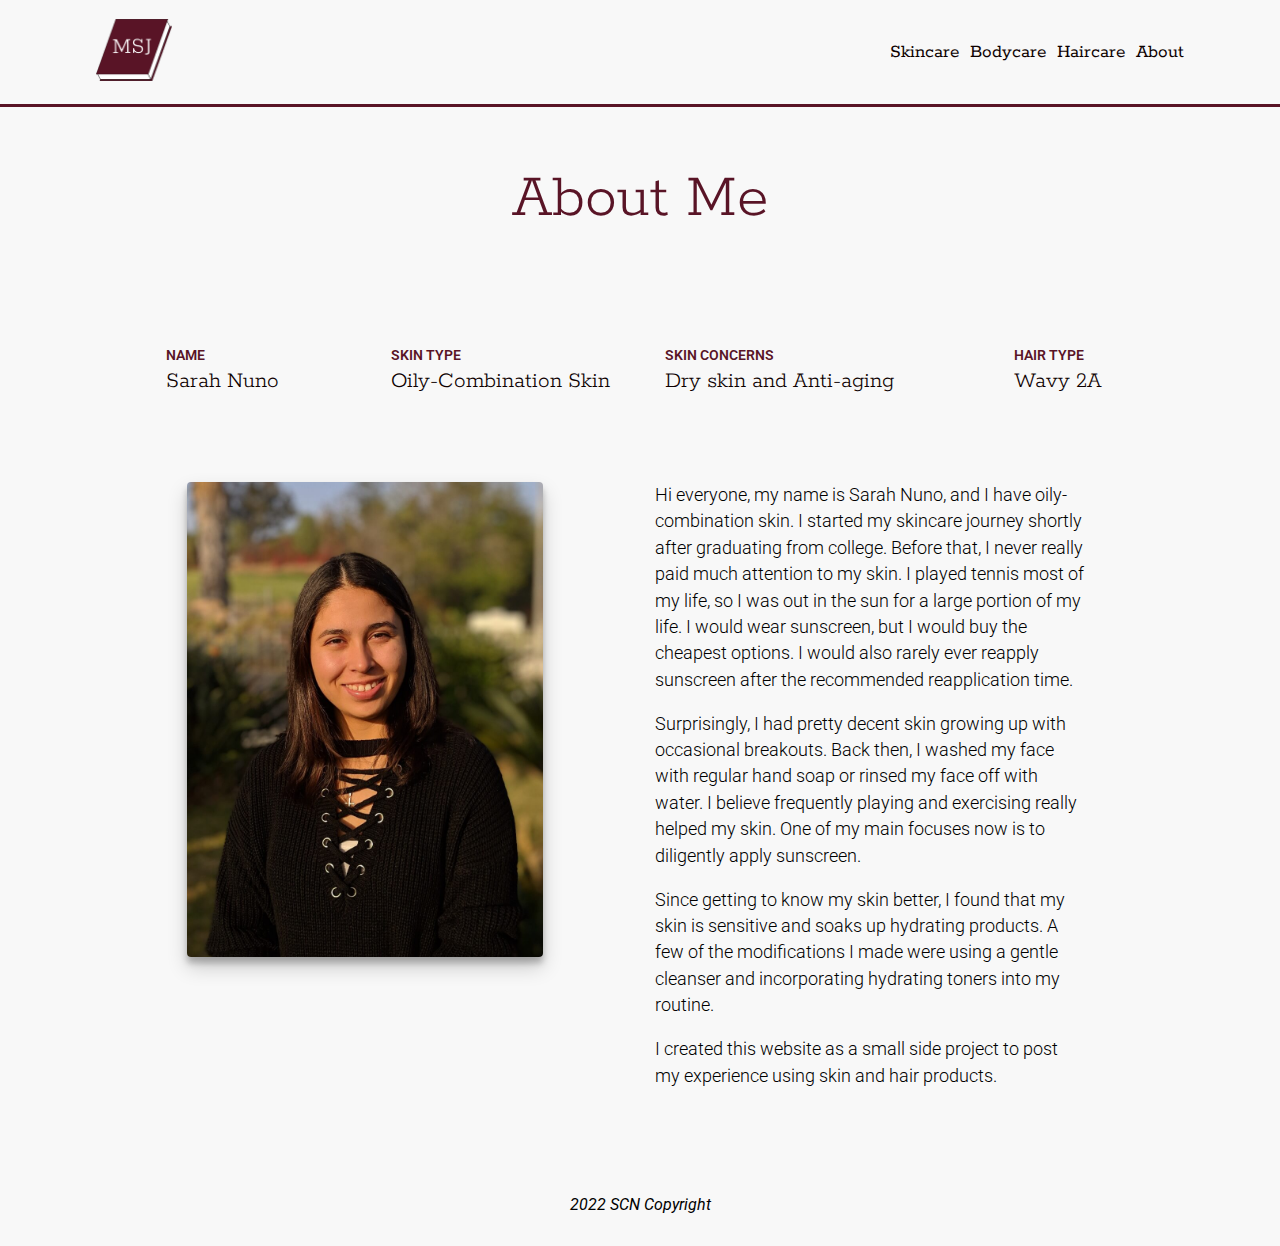
<file: about.html>
<!DOCTYPE html>
<html lang="en">
<head>
    <meta charset="UTF-8">
    <meta http-equiv="X-UA-Compatible" content="IE=edge">
    <meta name="viewport" content="width=device-width, initial-scale=1.0">
    <meta name="description" content="Welcome, learn more about me.">
    <title>About Me </title>
    <link rel="stylesheet" href="style.css">
    <link href="https://fonts.googleapis.com/icon?family=Material+Icons" rel="stylesheet">
</head>
<body class="preload">

    <header>
        <a href="index.html" class="logo"><img src="images/msj-logo-1.png" alt="My Skincare Journey Logo" class="logoImg"></a>
        <input type="checkbox" name="nav-toggle" id="nav-toggle" class="nav-toggle">
        <nav class="nav">
            <ul class="nav-list">
                <li class="nav-list-item"><a href="index.html" class="nav-list-link">Skincare</a></li>
                <li class="nav-list-item"><a href="bodycare.html" class="nav-list-link">Bodycare</a></li>
                <li class="nav-list-item"><a href="haircare.html" class="nav-list-link">Haircare</a></li>
                <li class="nav-list-item"><a href="about.html" class="nav-list-link">About</a></li>
            </ul>
        </nav>
        <label for="nav-toggle" class="nav-toggle-label">
            <span></span>
        </label>
        <div class="menu-overlay"></div>
    </header>

    <section class="hero-section">
        <div class="container">
            <h1 class="hero-header red-color center">About Me</h1>
        </div>
    </section>

    <section class="about-me-section">
        <div class="container">
            <div class="about-short-info">
                <div class="about-short-content">
                    <div class="about-short-card">
                        <p class="about-short-header red-color">Name</p>
                        <h3 class="about-short-subheader med-dark-color">Sarah Nuno</h3>
                    </div>
                    <div class="about-short-card">
                        <p class="about-short-header red-color">Skin Type</p>
                        <h3 class="about-short-subheader med-dark-color">Oily-Combination Skin</h3>
                    </div>
                    <div class="about-short-card">
                        <p class="about-short-header red-color">Skin Concerns</p>
                        <h3 class="about-short-subheader med-dark-color">Dry skin and Anti-aging</h3>
                    </div>
                    <div class="about-short-card">
                        <p class="about-short-header red-color">Hair Type</p>
                        <h3 class="about-short-subheader med-dark-color">Wavy 2A</h3>
                    </div>
                </div>
            </div>
            <div class="about-card">
                <div class="about-img">
                    <img src="images/sarah-lg.jpg" alt="Image of Sarah Nuno">
                </div>
                <div class="about-info">
                    <p>Hi everyone, my name is Sarah Nuno, and I have oily-combination skin. I started my skincare journey shortly after graduating from college. Before that, I never really paid much attention to my skin. I played tennis most of my life, so I was out in the sun for a large portion of my life. I would wear sunscreen, but I would buy the cheapest options. I would also rarely ever reapply sunscreen after the recommended reapplication time.</p>
                    <p>Surprisingly, I had pretty decent skin growing up with occasional breakouts. Back then, I washed my face with regular hand soap or rinsed my face off with water. I believe frequently playing and exercising really helped my skin. One of my main focuses now is to diligently apply sunscreen.</p>
                    <p>Since getting to know my skin better, I found that my skin is sensitive and soaks up hydrating products. A few of the modifications I made were using a gentle cleanser and incorporating hydrating toners into my routine. </p>
                    <p>I created this website as a small side project to post my experience using skin and hair products.</p>
                </div>
            </div>
        </div>
    </section>


    <footer class="footer">
        <div class="container">
            <p class="copyright center">2022 SCN Copyright</p>
        </div>
    </footer>

    <script src="js/script.js"></script>
    
</body>
</html>
</file>
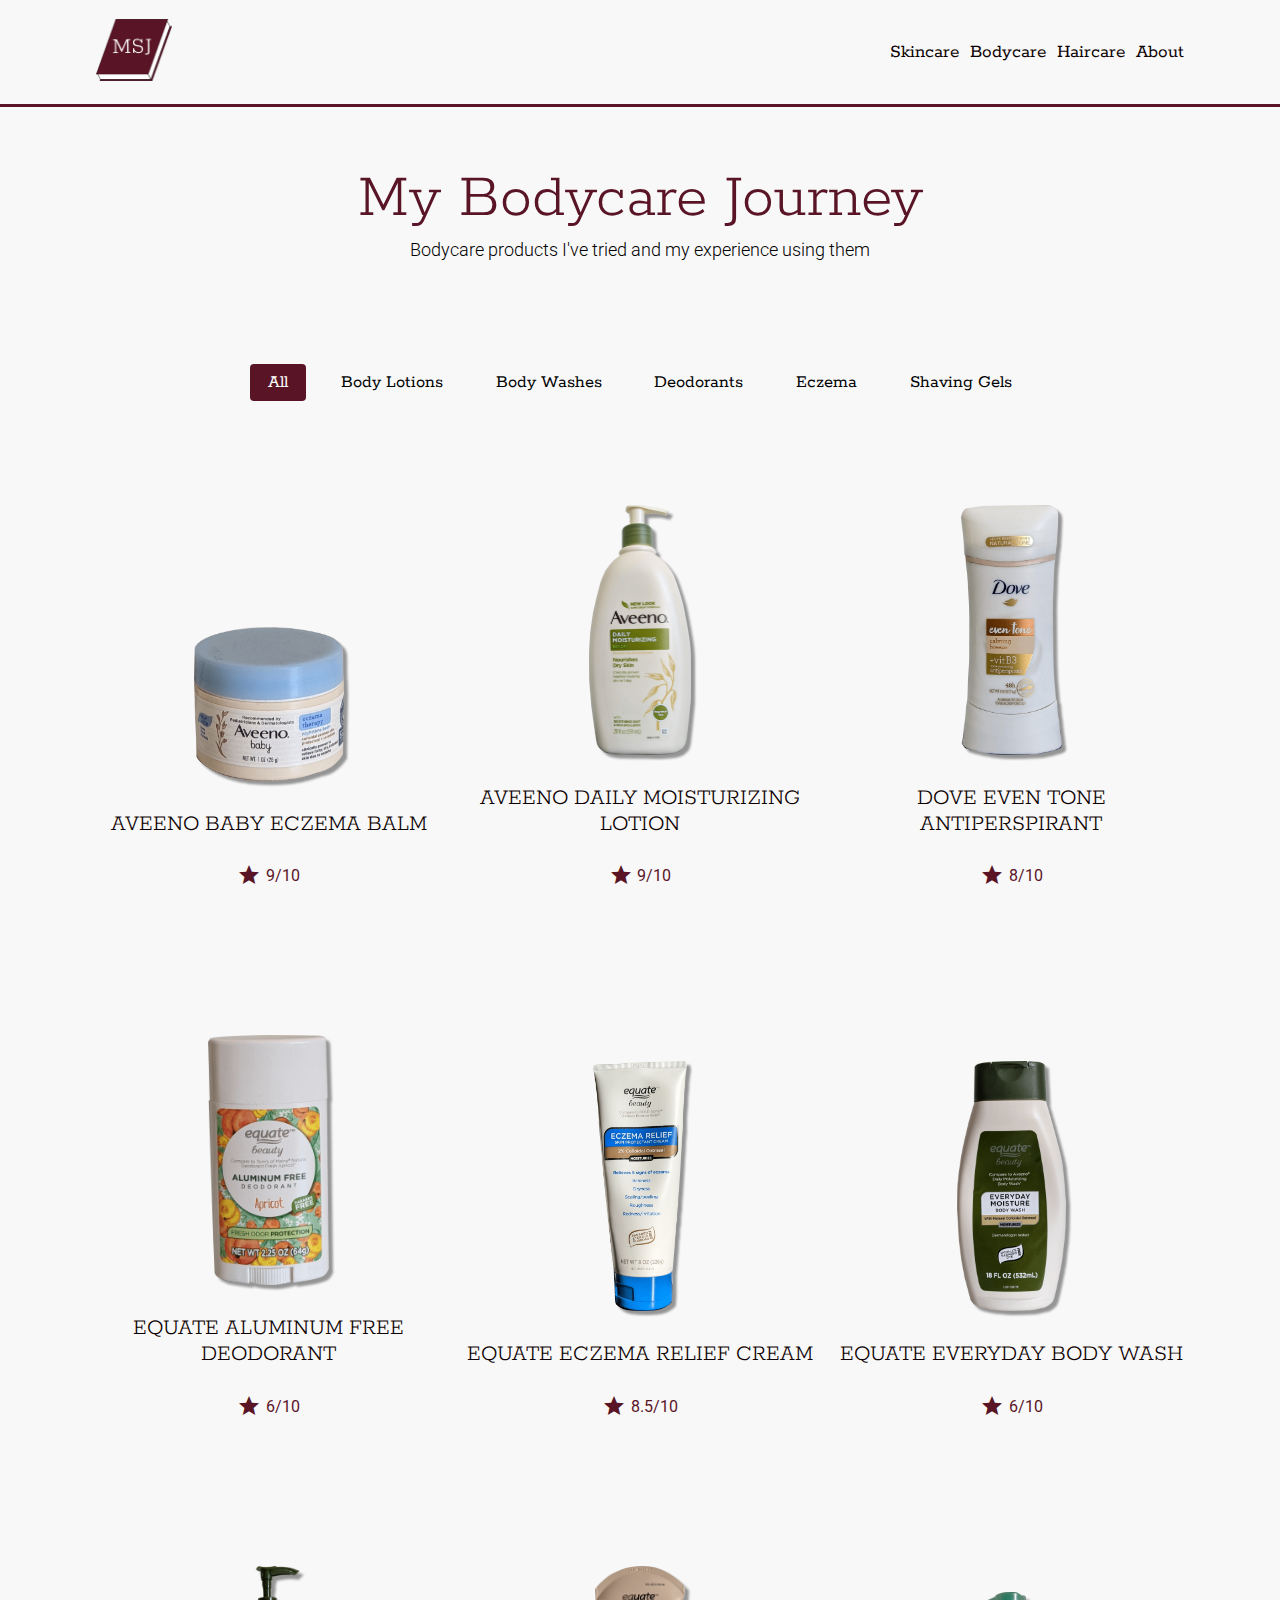
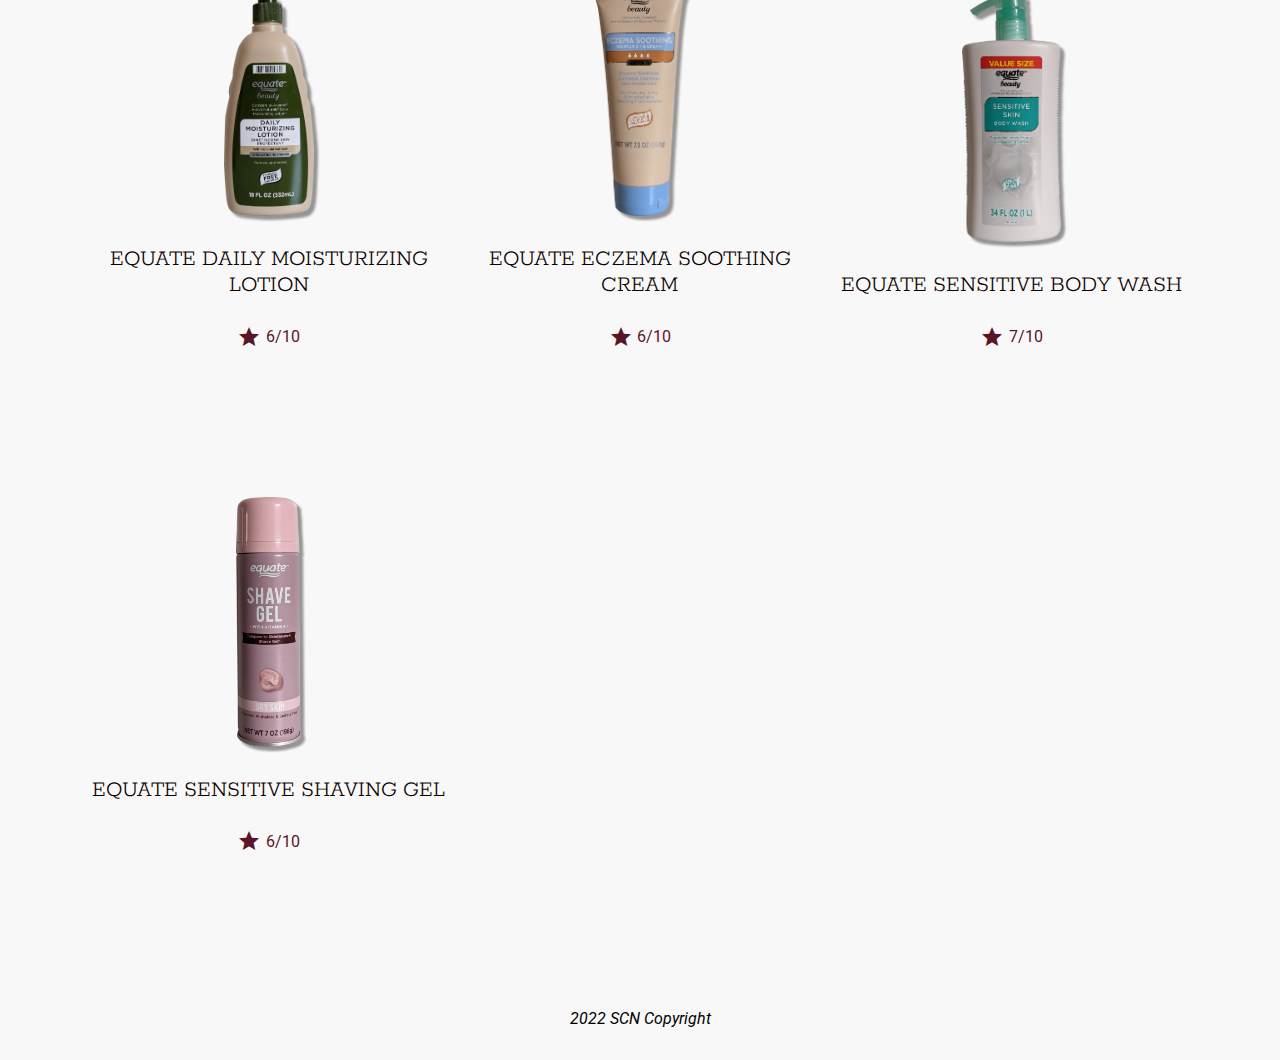
<file: bodycare.html>
<!DOCTYPE html>
<html lang="en">
<head>
    <meta charset="UTF-8">
    <meta http-equiv="X-UA-Compatible" content="IE=edge">
    <meta name="viewport" content="width=device-width, initial-scale=1.0">
    <meta name="description" content="Bodycare products I've tried and my experience using them.">
    <title>My BodyCare Journey </title>
    <link rel="stylesheet" href="style.css">
    <link href="https://fonts.googleapis.com/icon?family=Material+Icons" rel="stylesheet">
</head>
<body class="preload">

    <header>
        <a href="index.html" class="logo"><img src="images/msj-logo-1.png" alt="My Skincare Journey Logo" class="logoImg"></a>
        <input type="checkbox" name="nav-toggle" id="nav-toggle" class="nav-toggle">
        <nav class="nav">
            <ul class="nav-list">
                <li class="nav-list-item"><a href="index.html" class="nav-list-link">Skincare</a></li>
                <li class="nav-list-item"><a href="bodycare.html" class="nav-list-link">Bodycare</a></li>
                <li class="nav-list-item"><a href="haircare.html" class="nav-list-link">Haircare</a></li>
                <li class="nav-list-item"><a href="about.html" class="nav-list-link">About</a></li>
            </ul>
        </nav>
        <label for="nav-toggle" class="nav-toggle-label">
            <span></span>
        </label>
        <div class="menu-overlay"></div>
    </header>

    <section class="hero-section">
        <div class="container center">
            <h1 class="hero-header red-color">My Bodycare Journey</h1>
            <p class="hero-subheader">Bodycare products I've tried and my experience using them</p>
        </div>
    </section>  

    <section class="skincare-lists-section">
        <div class="container">
            <ul class="skincare-list">
                <li class="submenu-btn">
                    <input type="radio" name="product-skincare-link" id="product-skincare-link" class="btn-skincare" checked>
                    <label for="product-skincare-link" class="product-skincare-link" data-target=".item">All</label>
                </li>
                <li class="submenu-btn">
                    <input type="radio" name="product-skincare-link" id="body-lotion-skincare-link" class="btn-skincare">
                    <label for="body-lotion-skincare-link" class="product-skincare-link skincare-link-border" data-target=".body-lotion">Body Lotions</label>
                </li>
                <li class="submenu-btn">
                    <input type="radio" name="product-skincare-link" id="body-wash-skincare-link" class="btn-skincare">
                    <label for="body-wash-skincare-link" class="product-skincare-link skincare-link-border" data-target=".body-wash">Body Washes</label>
                </li>
                <li class="submenu-btn">
                    <input type="radio" name="product-skincare-link" id="deodorant-skincare-link" class="btn-skincare">
                    <label for="deodorant-skincare-link" class="product-skincare-link skincare-link-border" data-target=".deodorant">Deodorants</label>
                </li>
                <li class="submenu-btn">
                    <input type="radio" name="product-skincare-link" id="eczema-skincare-link" class="btn-skincare">
                    <label for="eczema-skincare-link" class="product-skincare-link skincare-link-border" data-target=".eczema">Eczema</label>
                </li>
                <li class="submenu-btn">
                    <input type="radio" name="product-skincare-link" id="shaving-gel-skincare-link" class="btn-skincare">
                    <label for="shaving-gel-skincare-link" class="product-skincare-link skincare-link-border" data-target=".shaving-gel">Shaving Gels</label>
                </li>
            </ul>
        </div>
    </section>

    <section class="all-items">
        <div class="container">
            <div class="item-previews all" id="all">

                <div class="eczema item item-single">
                    <div class="item-container">
                        <div class="item-showcase-img" >
                            <button data-modal-target="#product2" class="modal-popup">
                                <img src="images/transparent-imgs/bodycare/Aveeno_Baby_Balm_transparent.png" alt="aveeno baby balm transparent image" class="img-showcase img-shadow">
                                <p class="item-header med-dark-color">Aveeno Baby Eczema Balm</p>
                                <div class="rating">
                                    <span class="material-icons star-icon red-color"> star </span>
                                    <p class="red-color">9/10</p>
                                </div>
                            </button>
                        </div>                        
                    </div>
                </div>

                <div class="body-lotion item item-single">
                    <div class="item-container">
                        <div class="item-showcase-img" >
                            <button data-modal-target="#product52" class="modal-popup">
                                <img src="images/transparent-imgs/bodycare/aveeno_daily_moisturizing_lotion_transparent.png" alt="Aveeno Daily Lotion transparent image" class="img-showcase img-shadow">
                                <p class="item-header med-dark-color">Aveeno Daily Moisturizing Lotion</p>
                                <div class="rating">
                                    <span class="material-icons star-icon red-color"> star </span>
                                    <p class="red-color">9/10</p>
                                </div>
                            </button>
                        </div>                        
                    </div>
                </div>

                <div class="deodorant item item-single">
                    <div class="item-container">
                        <div class="item-showcase-img" >
                            <button data-modal-target="#product54" class="modal-popup"><img src="images/transparent-imgs/bodycare/dove_even_tone_antiperspirant_transparent.png" alt="Dove Even Tone Antiperspirant transparent image" class="img-showcase img-shadow">
                                <p class="item-header med-dark-color">Dove Even Tone Antiperspirant</p>
                                <div class="rating">
                                    <span class="material-icons star-icon red-color"> star </span>
                                    <p class="red-color">8/10</p>
                                </div>
                            </button>
                        </div>
                    </div>
                </div>

                <div class="deodorant item item-single">
                    <div class="item-container">
                        <div class="item-showcase-img" >
                            <button data-modal-target="#product17" class="modal-popup"><img src="images/transparent-imgs/bodycare/equate_aluminum_free_deodorant_transparent.png" alt="Equate Aluminum Free Deodorant transparent image" class="img-showcase img-shadow">
                                <p class="item-header med-dark-color">Equate Aluminum Free Deodorant</p>
                                <div class="rating">
                                    <span class="material-icons star-icon red-color"> star </span>
                                    <p class="red-color">6/10</p>
                                </div>
                            </button>
                        </div>
                    </div>
                </div>

                <div class="eczema item item-single">
                    <div class="item-container">
                        <div class="item-showcase-img" >
                            <button data-modal-target="#product53" class="modal-popup">
                                <img src="images/transparent-imgs/bodycare/equate_eczema_relief_cream_transparent.png" alt="Equate Eczema Relief Cream transparent image" class="img-showcase img-shadow">
                                <p class="item-header med-dark-color">Equate Eczema Relief Cream</p>
                                <div class="rating">
                                    <span class="material-icons star-icon red-color"> star </span>
                                    <p class="red-color">8.5/10</p>
                                </div>
                            </button>
                        </div>
                    </div>
                </div>

                <div class="body-wash item item-single">
                    <div class="item-container">
                        <div class="item-showcase-img" >
                            <button data-modal-target="#product18" class="modal-popup">
                                <img src="images/transparent-imgs/bodycare/equate_body_wash_transparent.png" alt="Equate Daily Wash transparent image" class="img-showcase img-shadow">
                                <p class="item-header med-dark-color">Equate Everyday Body Wash</p>
                                <div class="rating">
                                    <span class="material-icons star-icon red-color"> star </span>
                                    <p class="red-color">6/10</p>
                                </div>
                            </button>
                        </div>
                    </div>
                </div>

                <div class="body-lotion item item-single">
                    <div class="item-container">
                        <div class="item-showcase-img" >
                            <button data-modal-target="#product19" class="modal-popup">
                                <img src="images/transparent-imgs/bodycare/equate_daily_moisturizing_lotion_transparent.png" alt="Equate Daily Lotion transparent image" class="img-showcase img-shadow">
                                <p class="item-header med-dark-color">Equate Daily Moisturizing Lotion</p>
                                <div class="rating">
                                    <span class="material-icons star-icon red-color"> star </span>
                                    <p class="red-color">6/10</p>
                                </div>
                            </button>
                        </div>
                    </div>
                </div>

                <div class="eczema item item-single">
                    <div class="item-container">
                        <div class="item-showcase-img" >
                            <button data-modal-target="#product20" class="modal-popup">
                                <img src="images/transparent-imgs/bodycare/equate_eczema_soothing_lotion_transparent.png" alt="Equate Eczema Soothing Cream transparent image" class="img-showcase img-shadow">
                                <p class="item-header med-dark-color">Equate Eczema Soothing Cream</p>
                                <div class="rating">
                                    <span class="material-icons star-icon red-color"> star </span>
                                    <p class="red-color">6/10</p>
                                </div>
                            </button>
                        </div>
                    </div>
                </div>

                <div class="body-wash item item-single">
                    <div class="item-container">
                        <div class="item-showcase-img" >
                            <button data-modal-target="#product22" class="modal-popup">
                                <img src="images/transparent-imgs/bodycare/equate_sensitive_skin_body_wash_transparent.png" alt="Equate Sensitive Body Wash transparent image" class="img-showcase img-shadow">
                                <p class="item-header med-dark-color">Equate Sensitive Body Wash</p>
                                <div class="rating">
                                    <span class="material-icons star-icon red-color"> star </span>
                                    <p class="red-color">7/10</p>
                                </div>
                            </button>
                        </div>
                    </div>
                </div>

                <div class="shaving-gel item item-single">
                    <div class="item-container">
                        <div class="item-showcase-img" >
                            <button data-modal-target="#product23" class="modal-popup">
                                <img src="images/transparent-imgs/bodycare/equate_shave_gel_transparent.png" alt="Equate Sensitive Shaving Gel transparent image" class="img-showcase img-shadow">
                                <p class="item-header med-dark-color">Equate Sensitive Shaving Gel</p>
                                <div class="rating">
                                    <span class="material-icons star-icon red-color"> star </span>
                                    <p class="red-color">6/10</p>
                                </div>
                            </button>
                        </div>
                    </div>
                </div>

            </div>

            <div class="item-popups">

                <div class="products eczema item" id ="product2">
                    <div class="popUp-img">
                        <img src="images/resize-imgs/bodycare/Aveeno_Baby_Eczema_Cream_Closeup_Night_2.jpg" alt="Aveeno Baby Eczema Balm" >
                    </div>
                    <div class="item-content">
                        <button data-close-button class="close-button">&times;</button>
                        <p class="item-category red-color">Eczema</p>
                        <p class="item-header med-dark-color">Aveeno Baby Eczema Balm</p>
                        <div class="rating">
                            <span class="material-icons star-icon red-color"> star</span>
                            <p class="red-color">8/10</p>
                        </div>
                        <div class="item-details">
                            <p class="item-details-header red-color">Purchased</p>
                            <p class="item-details-content">Amazon</p>
                        </div>
                        <div class="item-details">
                            <p class="item-details-header red-color">Repurchasing?</p>
                            <p class="item-details-content">No, I did not like the jar design</p>
                        </div>
                        <div class="item-details">
                            <p class="item-details-header red-color">Price</p>
                            <p class="item-details-content">$3</p>
                        </div>
                        <div class="item-details">
                            <p class="item-details-header red-color">Experience</p>
                            <p class="item-details-content">The first thing I noticed was how thick it was and how incovient it is to stick my fingers in the jar. I thought it was a little too thick to put around the outer part of my ears but it did help with the dryness.</p>
                        </div>
                    </div>
                </div>

                <div class="products body-lotion item" id ="product52">
                    <div class="popUp-img">
                        <img src="images/resize-imgs/bodycare/aveeno_daily_moisturizing_lotion_night.jpg" alt="Aveeno Daily Lotion">
                    </div>
                    <div class="item-content">
                        <button data-close-button class="close-button">&times;</button>
                        <p class="item-category red-color">Body Lotion</p>
                        <p class="item-header med-dark-color">Aveeno Daily Moisturizing Lotion</p>
                        <div class="rating">
                            <span class="material-icons star-icon red-color"> star </span>
                            <p class="red-color">9/10</p>
                        </div>
                        <div class="item-details">
                            <p class="item-details-header red-color">Purchased</p>
                            <p class="item-details-content">Costco</p>
                        </div>
                        <div class="item-details">
                            <p class="item-details-header red-color">Repurchasing?</p>
                            <p class="item-details-content">Yes, when on sale</p>
                        </div>
                        <div class="item-details">
                            <p class="item-details-header red-color">Price</p>
                            <p class="item-details-content">$10.99</p>
                        </div>
                        <div class="item-details">
                            <p class="item-details-header red-color">Experience</p>
                            <p class="item-details-content">After trying the the Walmart Generic version I wanted to try this out to see if there's a difference. From the first time I started using this I noticed that is thicker and more moisturizing than the Walmart equivalent. I'm waiting for the 2-pack to go back on sale at Costco but I'll definitely keep purchasing this.</p>
                        </div>
                    </div>
                </div>

                <div class="products deodorant item" id ="product54">
                    <div class="popUp-img">
                        <img src="images/resize-imgs/bodycare/dove_even_tone_antiperspirant.jpg" alt="Dove Even Tone Antiperspirant">
                    </div>
                    <div class="item-content">
                        <button data-close-button class="close-button">&times;</button>
                        <p class="item-category red-color">Deodorant</p>
                        <p class="item-header med-dark-color">Dove Even Tone Antiperspirant</p>
                        <div class="rating">
                            <span class="material-icons star-icon red-color"> star </span>
                            <p class="red-color">8/10</p>
                        </div>
                        <div class="item-details">
                            <p class="item-details-header red-color">Purchased</p>
                            <p class="item-details-content">Walmart</p>
                        </div>
                        <div class="item-details">
                            <p class="item-details-header red-color">Repurchasing?</p>
                            <p class="item-details-content">Maybe</p>
                        </div>
                        <div class="item-details">
                            <p class="item-details-header red-color">Price</p>
                            <p class="item-details-content">$4.99</p>
                        </div>
                        <div class="item-details">
                            <p class="item-details-header red-color">Experience</p>
                            <p class="item-details-content">The first thing I noticed when trying this was the strong floral scent. I didn't like it at first but it has slowly grown on me. The antiperspirant does a good job of lasting throughout the day. I want to try other deodorants and antiperspirants before repurchasing this one but I did enjoy using this.</p>
                        </div>
                    </div>
                </div>

                <div class="products deodorant item" id ="product17">
                    <div class="popUp-img">
                        <img src="images/resize-imgs/bodycare/Equate_Apricot_Aluminum_Free_Deodorant.jpg" alt="Equate Aluminum Free Deodorant">
                    </div>
                    <div class="item-content">
                        <button data-close-button class="close-button">&times;</button>
                        <p class="item-category red-color">Deodorant</p>
                        <p class="item-header med-dark-color">Equate Aluminum Free Deodorant</p>
                        <div class="rating">
                            <span class="material-icons star-icon red-color"> star </span>
                            <p class="red-color">6/10</p>
                        </div>
                        <div class="item-details">
                            <p class="item-details-header red-color">Purchased</p>
                            <p class="item-details-content">Walmart</p>
                        </div>
                        <div class="item-details">
                            <p class="item-details-header red-color">Repurchasing?</p>
                            <p class="item-details-content">Probably not</p>
                        </div>
                        <div class="item-details">
                            <p class="item-details-header red-color">Price</p>
                            <p class="item-details-content">$4.99</p>
                        </div>
                        <div class="item-details">
                            <p class="item-details-header red-color">Experience</p>
                            <p class="item-details-content">This was my first aluminum free deodorant trying and I think it does an alright job on not making me smell. I use to those thick Equate sticks that would always leave pit stains on my clothes so I decided to try something new. I don't really like how it takes a while to apply because it needs to be a little warm. This does the job but I find that when I sweat and workout for a long time that my armpits start smelling.</p>
                        </div>
                    </div>
                </div>

                <div class="products eczema item" id ="product53">
                    <div class="popUp-img">
                        <img  src="images/resize-imgs/bodycare/equate_eczema_relief_cream_night.jpg" alt="Equate Eczema Relief Cream">
                    </div>
                    <div class="item-content">
                        <button data-close-button class="close-button">&times;</button>
                        <p class="item-category red-color">Eczema</p>
                        <p class="item-header med-dark-color">Equate Eczema Relief Cream</p>
                        <div class="rating">
                            <span class="material-icons star-icon red-color"> star </span>
                            <p class="red-color">8.5/10</p>
                        </div>
                        <div class="item-details">
                            <p class="item-details-header red-color">Purchased</p>
                            <p class="item-details-content">Walmart</p>
                        </div>
                        <div class="item-details">
                            <p class="item-details-header red-color">Repurchasing?</p>
                            <p class="item-details-content">Maybe</p>
                        </div>
                        <div class="item-details">
                            <p class="item-details-header red-color">Price</p>
                            <p class="item-details-content">$7.99</p>
                        </div>
                        <div class="item-details">
                            <p class="item-details-header red-color">Experience</p>
                            <p class="item-details-content">I got this as a replacement for the Gold Bond Ultimate Eczema Relief and I enjoyed using it. This cream helped in relieving some of my irritation and itchiness on my hand.</p>
                        </div>
                    </div>
                </div>

                <div class="products body-wash item" id ="product18">
                    <div class="popUp-img">
                        <img  src="images/resize-imgs/bodycare/Equate_Everyday_Body_Wash_Extended_Night.jpg" alt="Equate Daily Wash">
                    </div>
                    <div class="item-content">
                        <button data-close-button class="close-button">&times;</button>
                        <p class="item-category red-color">Body Wash</p>
                        <p class="item-header med-dark-color">Equate Everyday Body Wash</p>
                        <div class="rating">
                            <span class="material-icons star-icon red-color"> star </span>
                            <p class="red-color">6/10</p>
                        </div>
                        <div class="item-details">
                            <p class="item-details-header red-color">Purchased</p>
                            <p class="item-details-content">Walmart</p>
                        </div>
                        <div class="item-details">
                            <p class="item-details-header red-color">Repurchasing?</p>
                            <p class="item-details-content">Maybe</p>
                        </div>
                        <div class="item-details">
                            <p class="item-details-header red-color">Price</p>
                            <p class="item-details-content">$4.99</p>
                        </div>
                        <div class="item-details">
                            <p class="item-details-header red-color">Experience</p>
                            <p class="item-details-content">One of the first things I noticed was how thick the body wash was and it took longer to rinse off when I would be washing my feet. Besides that I enjoyed it and thought it was a good body wash. I probably won't be repurchasing anytime soon since I want to try out other body washes.</p>
                        </div>
                    </div>
                </div>
        
                <div class="products body-lotion item" id ="product19">
                    <div class="popUp-img">
                        <img  src="images/resize-imgs/bodycare/Equate_Daily_Lotion_Extended_Night.jpg" alt="Equate Daily Lotion">
                    </div>
                    <div class="item-content">
                        <button data-close-button class="close-button">&times;</button>
                        <p class="item-category red-color">Body Lotion</p>
                        <p class="item-header med-dark-color">Equate Daily Moisturizing Lotion</p>
                        <div class="rating">
                            <span class="material-icons star-icon red-color"> star </span>
                            <p class="red-color">6/10</p>
                        </div>
                        <div class="item-details">
                            <p class="item-details-header red-color">Purchased</p>
                            <p class="item-details-content">Walmart</p>
                        </div>
                        <div class="item-details">
                            <p class="item-details-header red-color">Repurchasing?</p>
                            <p class="item-details-content">Maybe</p>
                        </div>
                        <div class="item-details">
                            <p class="item-details-header red-color">Price</p>
                            <p class="item-details-content">$9.99</p>
                        </div>
                        <div class="item-details">
                            <p class="item-details-header red-color">Experience</p>
                            <p class="item-details-content">This is the Walmart Generic version, Equate of the Aveeno Daily Lotion and it's a couple bucks cheaper than the Aveeno. I preferred the actual Aveeno version since it was more soothing and thicker. The Equate Version feels very watered down. I'll only repurchase this if I don't find the Aveeno 2-pack on sale at Costco.</p>
                        </div>
                    </div>
                </div>
        
                <div class="products eczema item" id ="product20">
                    <div class="popUp-img">
                        <img  src="images/resize-imgs/bodycare/Equate_Eczema_Soothing_Cream_Extended.jpg" alt="Equate Eczema Soothing Cream">
                    </div>
                    <div class="item-content">
                        <button data-close-button class="close-button">&times;</button>
                        <p class="item-category red-color">Eczema</p>
                        <p class="item-header med-dark-color">Equate Eczema Soothing Cream</p>
                        <div class="rating">
                            <span class="material-icons star-icon red-color"> star </span>
                            <p class="red-color">6/10</p>
                        </div>
                        <div class="item-details">
                            <p class="item-details-header red-color">Purchased</p>
                            <p class="item-details-content">Walmart</p>
                        </div>
                        <div class="item-details">
                            <p class="item-details-header red-color">Repurchasing?</p>
                            <p class="item-details-content">No</p>
                        </div>
                        <div class="item-details">
                            <p class="item-details-header red-color">Price</p>
                            <p class="item-details-content">$7.99</p>
                        </div>
                        <div class="item-details">
                            <p class="item-details-header red-color">Experience</p>
                            <p class="item-details-content">I got this as a replacement for the Aveeno Baby Eczema balm but I didn't really like how watery it was. I didn't provide much relief for my itchy skin and I found better products that work for me.</p>
                        </div>
                    </div>
                </div>

                <div class="products body-wash item" id ="product22">
                    <div class="popUp-img">
                        <img  src="images/resize-imgs/bodycare/Equate_Sensitive_Skin_Body_Wash_Extended.jpg" alt="Equate Sensitive Body Wash">
                    </div>
                    <div class="item-content">
                        <button data-close-button class="close-button">&times;</button>
                        <p class="item-category red-color">Body Wash</p>
                        <p class="item-header med-dark-color">Equate Sensitive Body Wash</p>
                        <div class="rating">
                            <span class="material-icons star-icon red-color"> star </span>
                            <p class="red-color">7/10</p>
                        </div>
                        <div class="item-details">
                            <p class="item-details-header red-color">Purchased</p>
                            <p class="item-details-content">Walmart</p>
                        </div>
                        <div class="item-details">
                            <p class="item-details-header red-color">Repurchasing?</p>
                            <p class="item-details-content">Maybe</p>
                        </div>
                        <div class="item-details">
                            <p class="item-details-header red-color">Price</p>
                            <p class="item-details-content">$4.87</p>
                        </div>
                        <div class="item-details">
                            <p class="item-details-header red-color">Experience</p>
                            <p class="item-details-content">I got since it was pretty cheap at Walmart and I wanted a body wash with a pump because I find them easier to use. But for this body wash some of the wash hardens at the tip of the pump and clogs the pump which then results in the pump splattering out all weird. But I like this one compared to the other Walmart wash that I used since this one isn't as thick and easier to spread along my body. The other takes more time to wash off. But I want to try the actually Dove brand when I see it go on sale at Costco.</p>
                        </div>
                    </div>
                </div>

                <div class="products shaving-gel item" id ="product23">
                    <div class="popUp-img">
                        <img  src="images/resize-imgs/bodycare/Equate_Dry_Skin_Shave_Gel_Extended.jpg" alt="Equate Sensitive Shaving Gel">
                    </div>
                    <div class="item-content">
                        <button data-close-button class="close-button">&times;</button>
                        <p class="item-category red-color">Shaving Gel</p>
                        <p class="item-header med-dark-color">Equate Sensitive Shaving Gel</p>
                        <div class="rating">
                            <span class="material-icons star-icon red-color"> star </span>
                            <p class="red-color">6/10</p>
                        </div>
                        <div class="item-details">
                            <p class="item-details-header red-color">Purchased</p>
                            <p class="item-details-content">Walmart</p>
                        </div>
                        <div class="item-details">
                            <p class="item-details-header red-color">Repurchasing?</p>
                            <p class="item-details-content">Maybe</p>
                        </div>
                        <div class="item-details">
                            <p class="item-details-header red-color">Price</p>
                            <p class="item-details-content">$1.98</p>
                        </div>
                        <div class="item-details">
                            <p class="item-details-header red-color">Experience</p>
                            <p class="item-details-content">I wanted to this to see if it would help with shaving my legs but I find that I end up cutting myself a lot when I use it. It does make it easier and faster to shave but I always end up cutting myself no matter if I go slow or fast when I use this. When I first used it I thought it was broken because it took me a long time to figure out how to get it flowing.</p>
                        </div>
                    </div>
                </div>

            </div>
        </div>
        <div id="overlay"></div>
    </section>


    <footer class="footer">
        <div class="container">
            <p class="copyright center">2022 SCN Copyright</p>
        </div>
    </footer>

    <script src="js/script.js"></script>

</body>
</html>
</file>
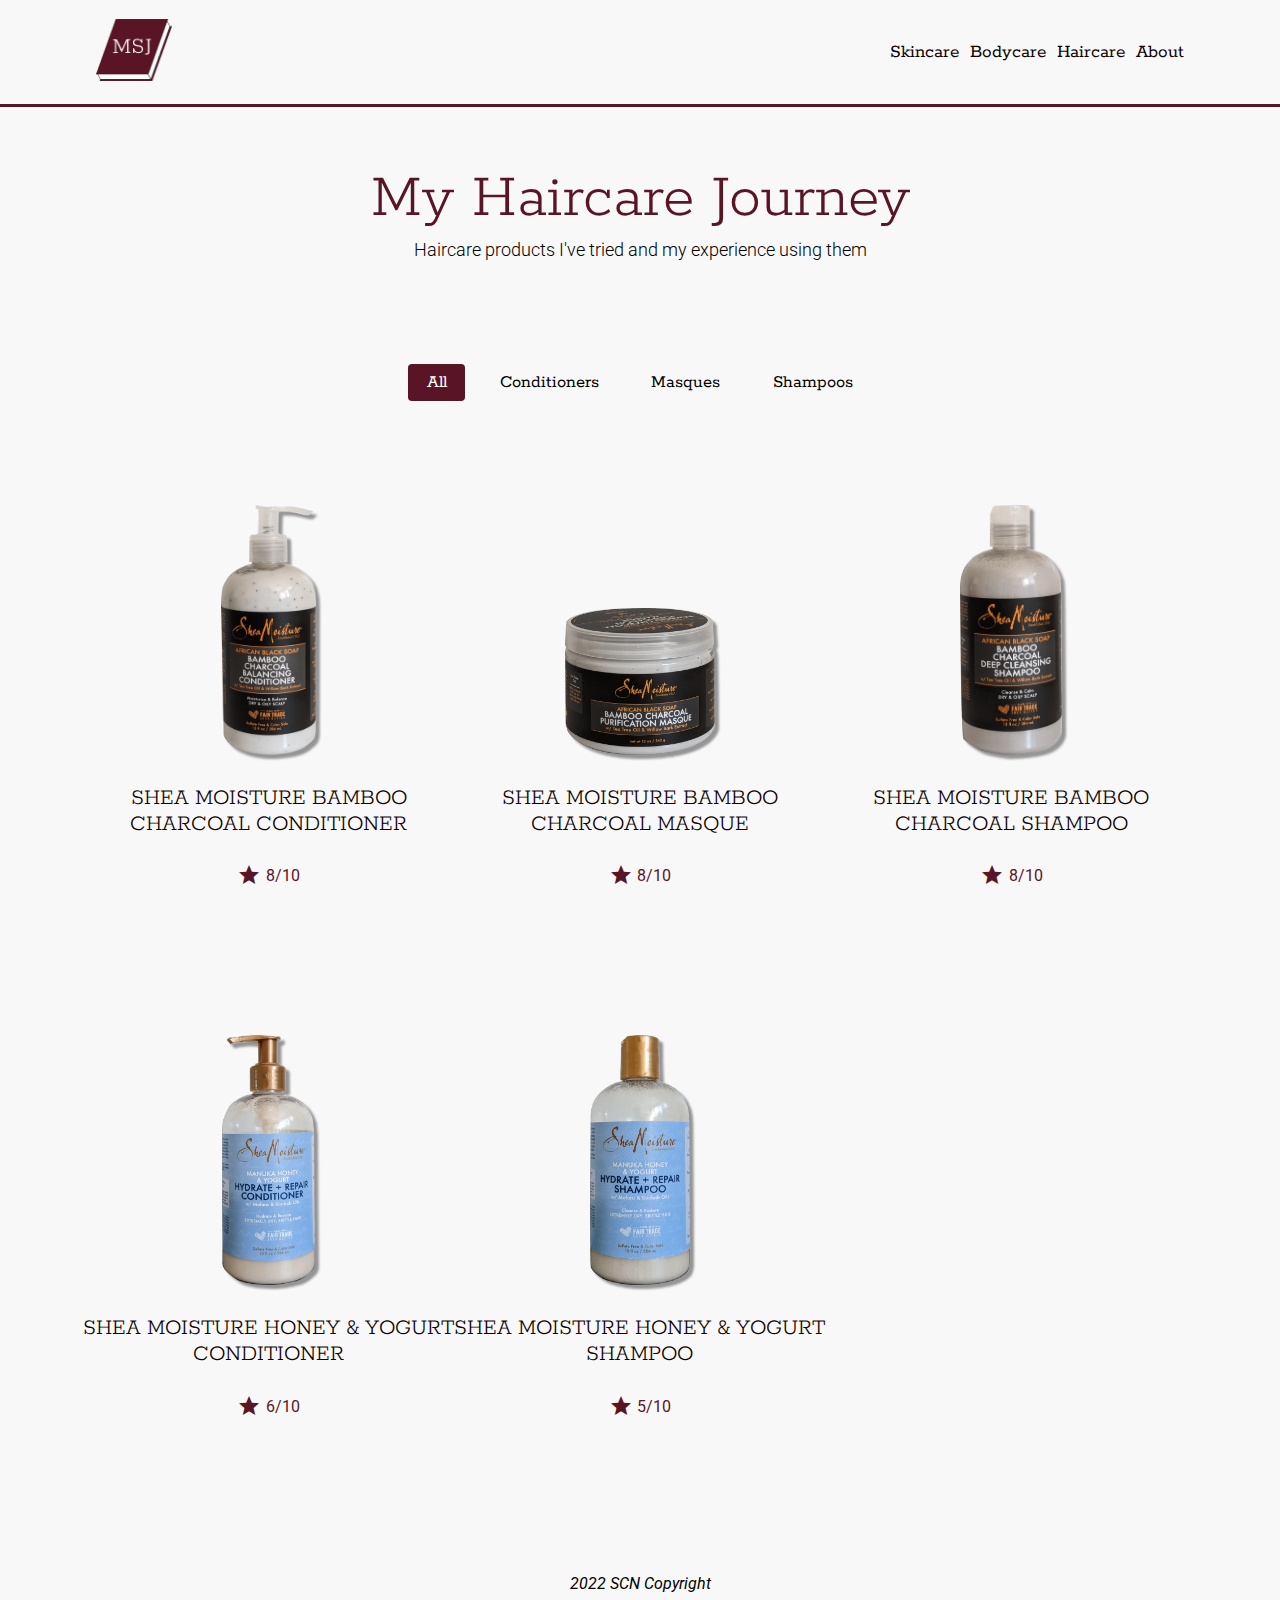
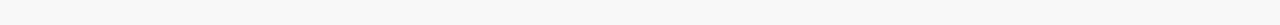
<file: haircare.html>
<!DOCTYPE html>
<html lang="en">
<head>
    <meta charset="UTF-8">
    <meta http-equiv="X-UA-Compatible" content="IE=edge">
    <meta name="viewport" content="width=device-width, initial-scale=1.0">
    <meta name="description" content="Haircare products I've tried and my experience using them.">
    <title>My Haircare Journey </title>
    <link rel="stylesheet" href="style.css">
    <link href="https://fonts.googleapis.com/icon?family=Material+Icons" rel="stylesheet">
</head>
<body class="preload">

    <header>
        <a href="index.html" class="logo"><img src="images/msj-logo-1.png" alt="My Skincare Journey Logo" class="logoImg"></a>
        <input type="checkbox" name="nav-toggle" id="nav-toggle" class="nav-toggle">
        <nav class="nav">
            <ul class="nav-list">
                <li class="nav-list-item"><a href="index.html" class="nav-list-link">Skincare</a></li>
                <li class="nav-list-item"><a href="bodycare.html" class="nav-list-link">Bodycare</a></li>
                <li class="nav-list-item"><a href="haircare.html" class="nav-list-link">Haircare</a></li>
                <li class="nav-list-item"><a href="about.html" class="nav-list-link">About</a></li>
            </ul>
        </nav>
        <label for="nav-toggle" class="nav-toggle-label">
            <span></span>
        </label>
        <div class="menu-overlay"></div>
    </header>

    <section class="hero-section">
        <div class="container center">
            <h1 class="hero-header red-color">My Haircare Journey</h1>
            <p class="hero-subheader">Haircare products I've tried and my experience using them</p>
        </div>
    </section>

    <section class="skincare-lists-section">
        <div class="container">
            <ul class="skincare-list">
                <li class="submenu-btn">
                    <input type="radio" name="product-skincare-link" id="product-skincare-link" class="btn-skincare" checked>
                    <label for="product-skincare-link" class="product-skincare-link" data-target=".item">All</label>
                </li>
                <li class="submenu-btn">
                    <input type="radio" name="product-skincare-link" id="conditioner-skincare-link" class="btn-skincare">
                    <label for="conditioner-skincare-link" class="product-skincare-link skincare-link-border" data-target=".conditioner">Conditioners</label>
                </li>
                <li class="submenu-btn">
                    <input type="radio" name="product-skincare-link" id="masque-skincare-link" class="btn-skincare">
                    <label for="masque-skincare-link" class="product-skincare-link skincare-link-border" data-target=".masque">Masques</label>
                </li>
                <li class="submenu-btn">
                    <input type="radio" name="product-skincare-link" id="shampoo-skincare-link" class="btn-skincare">
                    <label for="shampoo-skincare-link" class="product-skincare-link skincare-link-border" data-target=".shampoo">Shampoos</label>
                </li>
            </ul>
        </div>
    </section>

    <section class="all-items">
        <div class="container">
            <div class="item-previews all" id="all">

                <div class="conditioner item item-single">
                    <div class="item-container">
                        <div class="item-showcase-img" >
                            <button data-modal-target="#product41" class="modal-popup">
                                <img src="images/transparent-imgs/haircare/sheamoisture_bamboo_charcoal_conditioner_transparent.png" alt="Shea Moisture Bamboo Charcoal Conditioner transparent image" class="img-showcase img-shadow">
                                <p class="item-header med-dark-color">Shea Moisture Bamboo Charcoal Conditioner</p>
                                <div class="rating">
                                    <span class="material-icons star-icon red-color"> star </span>
                                    <p class="red-color">8/10</p>
                                </div>
                            </button>
                        </div>
                    </div>
                </div>
            
                <div class="masque item item-single">
                    <div class="item-container">
                        <div class="item-showcase-img" >
                            <button data-modal-target="#product42" class="modal-popup">
                                <img src="images/transparent-imgs/haircare/sheamoisture_bamboo_charcoal_masque_transparent.png" alt="Shea Moisture Bamboo Charcoal Masque transparent image" class="img-showcase img-shadow">
                                <p class="item-header med-dark-color">Shea Moisture Bamboo Charcoal Masque</p>
                                <div class="rating">
                                    <span class="material-icons star-icon red-color"> star </span>
                                    <p class="red-color">8/10</p>
                                </div>
                            </button>
                        </div>
                    </div>
                </div>
            
                <div class="shampoo item item-single">
                    <div class="item-container">
                        <div class="item-showcase-img" >
                            <button data-modal-target="#product43" class="modal-popup">
                                <img src="images/transparent-imgs/haircare/sheamoisture_bamboo_charcoal_shampoo_transparent.png" alt="Shea Moisture Bamboo Charcoal Shampoo transparent image" class="img-showcase img-shadow">
                                <p class="item-header med-dark-color">Shea Moisture Bamboo Charcoal Shampoo</p>
                                <div class="rating">
                                    <span class="material-icons star-icon red-color"> star </span>
                                    <p class="red-color">8/10</p>
                                </div>
                            </button>
                        </div>
                    </div>
                </div>

                <div class="conditioner item item-single">
                    <div class="item-container">
                        <div class="item-showcase-img" >
                            <button data-modal-target="#product55" class="modal-popup">
                                <img src="images/transparent-imgs/haircare/shea_moisture_honey_yogurt_conditioner_transparent.png" alt="Shea Moisture Honey & Yogurt Conditioner transparent image" class="img-showcase img-shadow">
                                <p class="item-header med-dark-color">Shea Moisture Honey & Yogurt Conditioner</p>
                                <div class="rating">
                                    <span class="material-icons star-icon red-color"> star </span>
                                    <p class="red-color">6/10</p>
                                </div>
                            </button>
                        </div>
                    </div>
                </div>

                <div class="shampoo item item-single">
                    <div class="item-container">
                        <div class="item-showcase-img" >
                            <button data-modal-target="#product56" class="modal-popup">
                                <img src="images/transparent-imgs/haircare/shea_moisture_honey_yogurt_shampoo_transparent.png" alt="Shea Moisture Honey & Yogurt Shampoo transparent image" class="img-showcase img-shadow">
                                <p class="item-header med-dark-color">Shea Moisture Honey & Yogurt Shampoo</p>
                                <div class="rating">
                                    <span class="material-icons star-icon red-color"> star </span>
                                    <p class="red-color">5/10</p>
                                </div>
                            </button>
                        </div>
                    </div>
                </div>

            </div>

            <div class="item-popups">
                <div class="products conditioner item" id ="product41">
                    <div class="popUp-img">
                        <img src="images/resize-imgs/haircare/Shea_Bamboo_Charcoal_Conditioner_Extended.jpg" alt="Shea Moisture Bamboo Charcoal Conditioner">
                    </div>
                    <div class="item-content">
                         <button data-close-button class="close-button">&times;</button>
                        <p class="item-category red-color">Hair Conditioner</p>
                        <p class="item-header med-dark-color">Shea Moisture Bamboo Charcoal Conditioner</p>
                        <div class="rating">
                            <span class="material-icons star-icon red-color"> star </span>
                            <p class="red-color">8/10</p>
                        </div>
                        <div class="item-details">
                            <p class="item-details-header red-color">Purchased</p>
                            <p class="item-details-content">Amazon</p>
                        </div>
                        <div class="item-details">
                            <p class="item-details-header red-color">Repurchasing?</p>
                            <p class="item-details-content">Yes</p>
                        </div>
                        <div class="item-details">
                            <p class="item-details-header red-color">Price</p>
                            <p class="item-details-content">$10</p>
                        </div>
                        <div class="item-details">
                            <p class="item-details-header red-color">Experience</p>
                            <p class="item-details-content">When I bought this on Amazon this conditioner came in a set of 3 with shampoo and a masque. I really enjoyed using the conditioner and will definitely repurchase again. I found that it helped untangle my hair and left my hair feeling really smooth for a couple of days. The only reason I haven't repurchased it yet is because the price keeps on changing on Amazon and it keeps on going in and out of stock. I wish they would sell the shampoo and conditioner in bigger bottles. </p>
                        </div>
                    </div>
                </div>
        
                <div class="products masque item" id ="product42">
                    <div class="popUp-img">
                        <img src="images/resize-imgs/haircare/Shea_Bamboo_Charcoal_Masque_Extended.jpg" alt="Shea Moisture Bamboo Charcoal Masque">
                    </div>
                    <div class="item-content">
                         <button data-close-button class="close-button">&times;</button>
                        <p class="item-category red-color">Hair Masque</p>
                        <p class="item-header med-dark-color">Shea Moisture Bamboo Charcoal Masque</p>
                        <div class="rating">
                            <span class="material-icons star-icon red-color"> star </span>
                            <p class="red-color">8/10</p>
                        </div>
                        <div class="item-details">
                            <p class="item-details-header red-color">Purchased</p>
                            <p class="item-details-content">Amazon</p>
                        </div>
                        <div class="item-details">
                            <p class="item-details-header red-color">Repurchasing?</p>
                            <p class="item-details-content">Yes</p>
                        </div>
                        <div class="item-details">
                            <p class="item-details-header red-color">Price</p>
                            <p class="item-details-content">$10</p>
                        </div>
                        <div class="item-details">
                            <p class="item-details-header red-color">Experience</p>
                            <p class="item-details-content">This came in a set with the Shampoo and Conditioner when I purchased it on Amazon. This is the first masque that I used for my hair so I don't really have anything to compare it to but I found it very beneficial for my hair. Similar to the conditioner it made my hair feel really smooth and untangled and leaving it in my hair for a few minutes before washing off in the shower. I will definitely repurchase the set off of Amazon. </p>
                        </div>
                    </div>
                </div>
        
                <div class="products shampoo item" id ="product43">
                    <div class="popUp-img">
                        <img src="images/resize-imgs/haircare/Shea_Bamboo_Charcoal_Shampoo_Extended.jpg" alt="Shea Moisture Bamboo Charcoal Shampoo">
                    </div>
                    <div class="item-content">
                         <button data-close-button class="close-button">&times;</button>
                        <p class="item-category red-color">Hair Shampoo</p>
                        <p class="item-header med-dark-color">Shea Moisture Bamboo Charcoal Shampoo</p>
                        <div class="rating">
                            <span class="material-icons star-icon red-color"> star </span>
                            <p class="red-color">8/10</p>
                        </div>
                        <div class="item-details">
                            <p class="item-details-header red-color">Purchased</p>
                            <p class="item-details-content">Amazon</p>
                        </div>
                        <div class="item-details">
                            <p class="item-details-header red-color">Repurchasing?</p>
                            <p class="item-details-content">Yes</p>
                        </div>
                        <div class="item-details">
                            <p class="item-details-header red-color">Price</p>
                            <p class="item-details-content">$10</p>
                        </div>
                        <div class="item-details">
                            <p class="item-details-header red-color">Experience</p>
                            <p class="item-details-content">This came in a set with the masque and Conditioner when I purchased it on Amazon. I wasn't sure at first if the shampoo was suppose to be super water but I enjoyed how it felt on my hair. Throughout the year I sometimes suffer from dandruff and this shampoo did a good job of cleaning my hair but not leaving it stripped. So I will definitely repurchase the set off of Amazon. </p>
                        </div>
                    </div>
                </div>

                <div class="products conditioner item" id ="product55">
                    <div class="popUp-img">
                        <img src="images/resize-imgs/haircare/shea_moisture_honey_yogurt_conditioner_night.jpg" alt="Shea Moisture Honey & Yogurt Conditioner">
                    </div>
                    <div class="item-content">
                         <button data-close-button class="close-button">&times;</button>
                        <p class="item-category red-color">Hair Conditioner</p>
                        <p class="item-header med-dark-color">Shea Moisture Honey & Yogurt Conditioner</p>
                        <div class="rating">
                            <span class="material-icons star-icon red-color"> star </span>
                            <p class="red-color">6/10</p>
                        </div>
                        <div class="item-details">
                            <p class="item-details-header red-color">Purchased</p>
                            <p class="item-details-content">Amazon</p>
                        </div>
                        <div class="item-details">
                            <p class="item-details-header red-color">Repurchasing?</p>
                            <p class="item-details-content">No</p>
                        </div>
                        <div class="item-details">
                            <p class="item-details-header red-color">Price</p>
                            <p class="item-details-content">$9</p>
                        </div>
                        <div class="item-details">
                            <p class="item-details-header red-color">Experience</p>
                            <p class="item-details-content">This conditioner came in a set with the shampoo on Amazon. This conditioner helped detangle my hair but the results were not as lasting compared to the Charcoal conditioner. My hair only felt smooth and hydrating for a day with this one. I won't be repurchasing this set again. </p>
                        </div>
                    </div>
                </div>

                <div class="products shampoo item" id ="product56">
                    <div class="popUp-img">
                        <img src="images/resize-imgs/haircare/shea_moisture_honey_yogurt_shampoo_night.jpg" alt="Shea Moisture Honey & Yogurt Shampoo">
                    </div>
                    <div class="item-content">
                         <button data-close-button class="close-button">&times;</button>
                        <p class="item-category red-color">Hair Shampoo</p>
                        <p class="item-header med-dark-color">Shea Moisture Honey & Yogurt Shampoo</p>
                        <div class="rating">
                            <span class="material-icons star-icon red-color"> star </span>
                            <p class="red-color">5/10</p>
                        </div>
                        <div class="item-details">
                            <p class="item-details-header red-color">Purchased</p>
                            <p class="item-details-content">Amazon</p>
                        </div>
                        <div class="item-details">
                            <p class="item-details-header red-color">Repurchasing?</p>
                            <p class="item-details-content">No</p>
                        </div>
                        <div class="item-details">
                            <p class="item-details-header red-color">Price</p>
                            <p class="item-details-content">$9</p>
                        </div>
                        <div class="item-details">
                            <p class="item-details-header red-color">Experience</p>
                            <p class="item-details-content">This came in a set with the conditioner when I purchased it on Amazon. This did not do a very good job of cleaning my hair and I much preferred the Bamboo Charcoal shampoo. I won't be repurchasing this again. </p>
                        </div>
                    </div>
                </div>

            </div>
        </div>
        <div id="overlay"></div>
    </section>


    <footer class="footer">
        <div class="container">
            <p class="copyright center">2022 SCN Copyright</p>
        </div>
    </footer>

    <script src="js/script.js"></script>
    
</body>
</html>
</file>
<file: style.css>
@import url('https://fonts.googleapis.com/css2?family=Roboto+Condensed:ital,wght@0,300;0,400;0,700;1,300;1,400;1,700&family=Roboto:ital,wght@0,100;0,300;0,400;0,500;0,700;0,900;1,100;1,300;1,400;1,500;1,700;1,900&family=Rokkitt:wght@100;200;300;400;500;600;700;800;900&display=block');

:root {
    --slab-font: 'Rokkitt', serif;
    --sans-font: 'Roboto', sans-serif;
    
    --background-color: #F8F8F8;
    --accent-color: #591426;
    --med-dark-color: #0D0000;
    --dark-color: #000;
    --light-color: #fff;
    --light-grey-color: #5e5651;

}

* {
    padding: 0;
    margin: 0;
    box-sizing: border-box;
}

.preload * {
    -webkit-transition: none !important;
    -moz-transition: none !important;
    -ms-transition: none !important;
    -o-transition: none !important;
}

body {
    font-family: var(--sans-font);
    background: var(--background-color);
}

section, footer {
    padding: 2em 0;
}

img {
    max-width: 100%;
}

a {
    text-decoration: none;
    color: var(--dark-color);
}

li {
    list-style: none;
}

.container {
    margin: 0 auto;
    width: min(87%, 90em);
}

header {
    padding: 1em 3em;
    border-bottom: 3px solid var(--accent-color); 
    position: relative; 
}

h1, h2, h3, .item-header {
    font-family: var(--slab-font);
    font-weight: 300;
}

.center {
    text-align: center;
}

.red-color {
    color: var(--accent-color);
}

.med-dark-color {
    color: var(--med-dark-color);
}

/* Header Section */

.logo img {
    max-height: 50px;
}

.nav-toggle {
    display: none;
}

.nav-toggle-label {
    position: absolute;
    top: 0;
    right: 0;
    padding-right: 2em;
    height: 100%;
    z-index: 10;

    display: flex;
    justify-content: flex-end;
    align-items: center;
}

.nav-toggle-label span,
.nav-toggle-label span::before,
.nav-toggle-label span::after {
    display: block;
    width: 2em;
    height: 2px;
    border-radius: 2px;
    position: relative;
    background: var(--med-dark-color);
}

.nav-toggle-label span::before,
.nav-toggle-label span::after {
    content: '';
    position: absolute;
}

.nav-toggle-label span::before {
    bottom: 7px;
}

.nav-toggle-label span::after {
    top: 7px;
}

.nav {
    position: absolute;
    right: 0;
    padding-right: 2em;
    text-align: right;
    padding-top: 1.25em;
    z-index: 10;

    transform: scale(0,1);
    transform-origin: top;
    transition: scale 400ms ease-in-out;
}

.nav-list-item {
    padding-bottom: 0.75em;
}

.nav-list-link{
    opacity: 0;
    font-weight: 400;
    font-size: 1.2rem;
    transition: opacity 150ms ease-in-out;
    
    font-family: var(--slab-font);
    color: var(--light-color);
}

.nav-list-link:hover {
    color: var(--background-color);
}

.menu-overlay {
    position: fixed;
    opacity: 0;
    transition: 200ms ease-in-out;
    top: 0;
    left: 0;
    right: 0;
    bottom: 0;
    background-color: rgba(0, 0, 0, .80);
    pointer-events: none;
}
  
.nav-toggle:checked ~ .nav {
    transform: scale(1,1);
}

.nav-toggle:checked ~ .nav .nav-list-link {
    opacity: 1;
    transition: opacity 150ms ease-in-out;
}

.nav-toggle:checked ~ .nav-toggle-label span,
.nav-toggle:checked ~ .nav-toggle-label span::before,
.nav-toggle:checked ~ .nav-toggle-label span::after {
    background: var(--light-color);
}

.nav-toggle:checked ~ .menu-overlay {
    opacity: 1;
}

/* Hero Section */

.hero-header {
    font-size: 2.25rem;
}

.hero-subheader {
    font-weight: 300;
    padding: 0.25em 1em 0;
}

/* Item Menu List */

.skincare-list {
    display: flex;
    flex-wrap: wrap;
    gap: 1em;
    justify-content: center;
}

.product-skincare-link {
    padding: 0.45em 1em 0.45em 1em;
    cursor: pointer;
    font-family: var(--slab-font);
    font-size: 1.1rem;
}

.btn-skincare {
    display: none;
}

.btn-skincare:checked + .product-skincare-link {
    color: var(--light-color);
    border-radius: 4px;
    background: var(--accent-color);
}

/* Item Previews */

.item-previews {
    display: none;
}

/* Item Popups */

.item-popups {
    display: flex;
    flex-direction: column;
    row-gap: 4em;
}

.products {
    box-shadow: rgba(0, 0, 0, 0.19) 0px 10px 20px, rgba(0, 0, 0, 0.23) 0px 6px 6px;

    border-radius: 3px;
    overflow: hidden;
    height: 100%;
    
}

.popUp-img img {
    display: block;
}

.item-content {
    padding: 2em 1.5em;
    background: var(--light-color);   
}

.close-button {
    display: none;
}

.item-category, .about-short-header {
    font-size: 0.75rem;
    text-transform: uppercase;
    padding-bottom: 0.25em;
    font-weight: 600;

}

.item-header {
    font-size: 1.35rem;
    text-transform: uppercase;
}

.rating {
    padding: 1.5em 0;
    display: flex;
    flex-direction: row;
    justify-content: center;
    align-items: center;
    gap: 0.35em;
}

.rating-title {
    text-align: center;
    text-transform: uppercase;
}

.rating p {
    font-family: var(--sans-font);
}

.item-details-header {
    font-size: 1.1rem;
    font-weight: 400;
}

.item-details-content {
    padding: 0.5em 0 0.5em 0.5em;
    font-weight: 300;
    line-height: 1.5;
}

.toner-essence, .exfoilator, .mask, .serum, .moisturizer, .sunscreen {
    display: none;
}

/* About Me Page */

.about-short-content {
    display: grid;
    grid-template-columns: 1fr 1fr;
    row-gap: 1em;
}

.about-short-card {
    padding-bottom: 0.5em;
}

.about-img {
    padding: 2.5em 0 2em;
}

.about-img img {
    border-radius: 4px;
    box-shadow: rgba(0, 0, 0, 0.19) 0px 10px 20px, rgba(0, 0, 0, 0.23) 0px 6px 6px;
}

.about-info {
    padding: 0 0.5em;
}

.about-info p {
    line-height: 1.5;
    font-weight: 300;
    padding-bottom: 0.75em;
}

/* Footer Section */

.copyright {
    font-style: italic;
}

@media (min-width: 60em) {

    header {
        padding: 1.2em 6em;

        display: flex;
        justify-content: space-between;
    }

    .logo img {
        max-height: 62px;
    }

    .nav-toggle-label {
        display: none;
    }

    .nav {
        all: unset;
        
        width: 27%;
        align-self: center;
    }

    .nav-list {
        display: flex;
        flex-direction: row;
        justify-content: space-between;
    }

    .nav-list-item {
        padding: 0;
    }

    .nav-list-link {
        opacity: 1;
        color: var(--med-dark-color);
    }

    .nav-list-link:hover {
        color: var(--light-grey-color);
    }

    section {
        padding: 3.5em 0;
    }

    .hero-header {
        font-size: 4rem;
    }

    .hero-subheader {
        font-size: 1.1rem;
    }

    .product-skincare-link {
        font-size: 1.15rem;
    }

    .item-content {
        padding: 3em 2em;
    }

    .item-previews {
        display: grid;
        grid-template-columns: 1fr 1fr 1fr;
        gap: 5em 0;
    }

    .item-single {
        justify-self: center;
        align-self: end;
        margin-bottom: 3em;
    }

    .modal-popup {
        outline: none;
        background: none;
        border: none;
        display: flex;
        flex-direction: column;
        align-items: center;
        gap: 0.5em;
        cursor: pointer;
    }

    .img-showcase {
        margin-bottom: 1.75em;
        max-height: 250px;
        max-width: 150px;
    }

    .img-shadow {
        filter: drop-shadow(4px 4px 1px rgba(0, 0, 0, 0.4));
    }

    .rating p {
        font-size: 1rem;
    }

    .products {
        position: fixed;
        top: 50%;
        left: 50%;
        transform: translate(-50%, -50%) scale(0);
        transition: 200ms ease-in-out;
        border-radius: 5px;
        overflow: hidden;
        z-index: 10;
        background-color: white;

        display: grid;
        grid-template-columns: 1fr 1fr;

        width: 1000px;
        min-width: 350px;
        min-height: 500px;
        height: auto;
    }

    .products.active {
        -webkit-transform: translate(-50%, -50%) scale(1);
        transform: translate(-50%, -50%) scale(1);
    }

    .item-category {
        font-size: 0.85rem;
    }

    .item-header {
        font-size: 1.45rem;
    }

    .item-details-content {
        padding: 0.75em 0 0.75em 1em;
    }

    .popUp-img img {
        height: 100%;
    }

    .close-button {
        display: block;
        position: absolute;
        cursor: pointer;
        border: none;
        outline: none;
        background: none;
        font-size: 1.25rem;
        font-weight: bold;
        top: 0;
        right: 1rem;
        padding: 0.5rem 0;
    }

    #overlay {
        position: fixed;
        opacity: 0;
        transition: 200ms ease-in-out;
        top: 0;
        left: 0;
        right: 0;
        bottom: 0;
        background-color: rgba(0, 0, 0, .5);
        pointer-events: none;
      }
      
    #overlay.active {
        opacity: 1;
        pointer-events: all;
    }

    /* About Me Page */

    .about-short-header {
        font-size: 0.9rem;
    }

    .about-short-subheader {
        font-size: 1.45rem;
    }

    .about-short-content {
        grid-template-columns: 1fr 1fr 1fr 1fr ;
        justify-items: center;
    }

    .about-card {
        display: flex;
        flex-direction: row;
        justify-content: space-evenly;
        padding-top: 5em;
    }

    .about-img {
        width: 32%;
        padding: 0;
    }

    .about-info {
        width: 40%;
    }

    .about-info p {
        padding-bottom: 1em;
        font-size: 1.1rem;
    }

}
</file>
